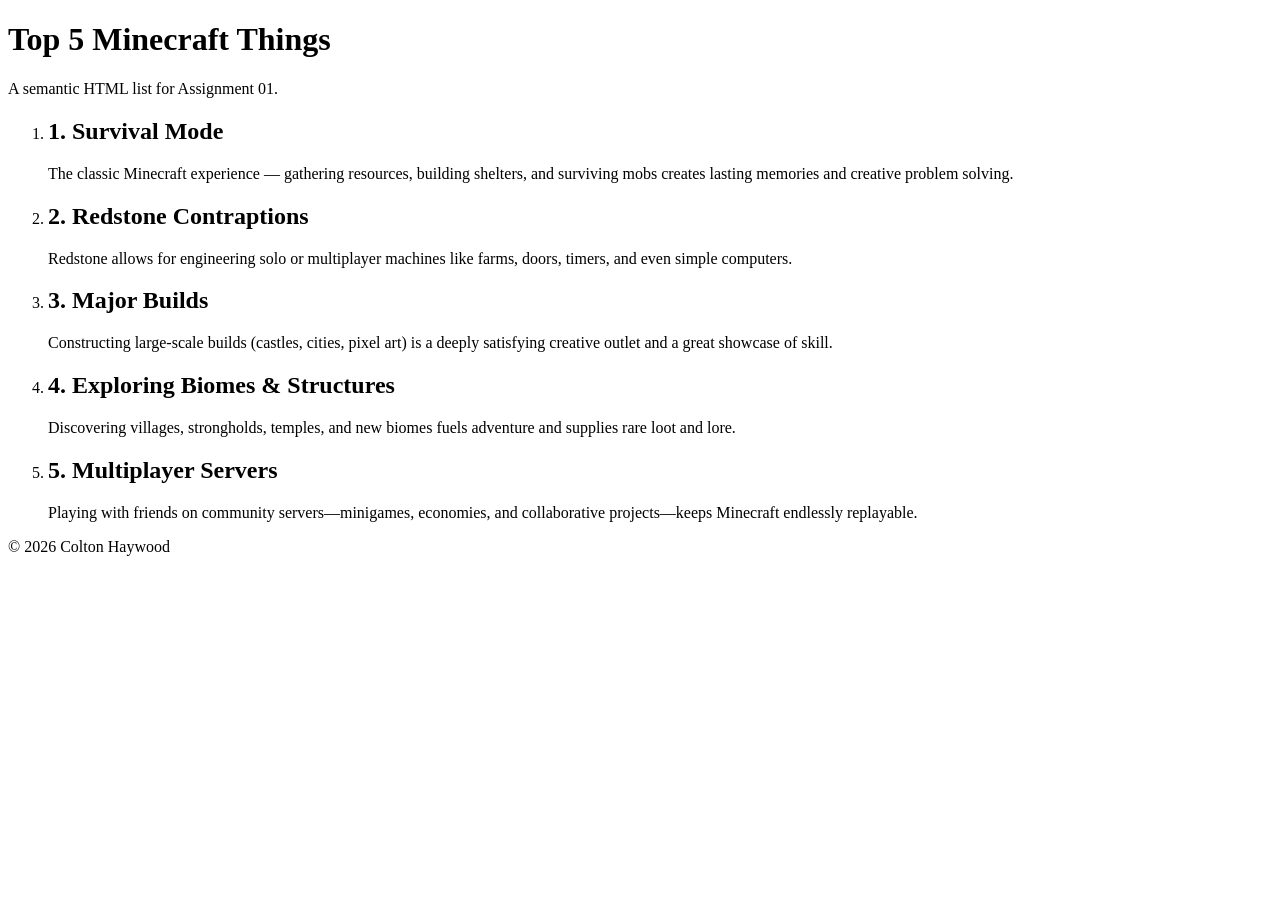
<file: assignment-01/index.html>
<!DOCTYPE html>
<html lang="en">
  <head>
    <meta charset="utf-8" />
    <meta name="viewport" content="width=device-width, initial-scale=1" />
    <title>Assignment 01: Top 5 Minecraft</title>
  </head>
  <body>
    <header>
      <h1>Top 5 Minecraft Things</h1>
      <p>A semantic HTML list for Assignment 01.</p>
    </header>

    <main>
      <ol>
        <li>
          <h2>1. Survival Mode</h2>
          <p>
            The classic Minecraft experience — gathering resources, building
            shelters, and surviving mobs creates lasting memories and creative
            problem solving.
          </p>
        </li>

        <li>
          <h2>2. Redstone Contraptions</h2>
          <p>
            Redstone allows for engineering solo or multiplayer machines like
            farms, doors, timers, and even simple computers.
          </p>
        </li>

        <li>
          <h2>3. Major Builds</h2>
          <p>
            Constructing large-scale builds (castles, cities, pixel art) is a
            deeply satisfying creative outlet and a great showcase of skill.
          </p>
        </li>

        <li>
          <h2>4. Exploring Biomes & Structures</h2>
          <p>
            Discovering villages, strongholds, temples, and new biomes fuels
            adventure and supplies rare loot and lore.
          </p>
        </li>

        <li>
          <h2>5. Multiplayer Servers</h2>
          <p>
            Playing with friends on community servers—minigames, economies, and
            collaborative projects—keeps Minecraft endlessly replayable.
          </p>
        </li>
      </ol>
    </main>

    <footer>
      <p>&copy; 2026 Colton Haywood</p>
    </footer>
  </body>
</html>
</file>
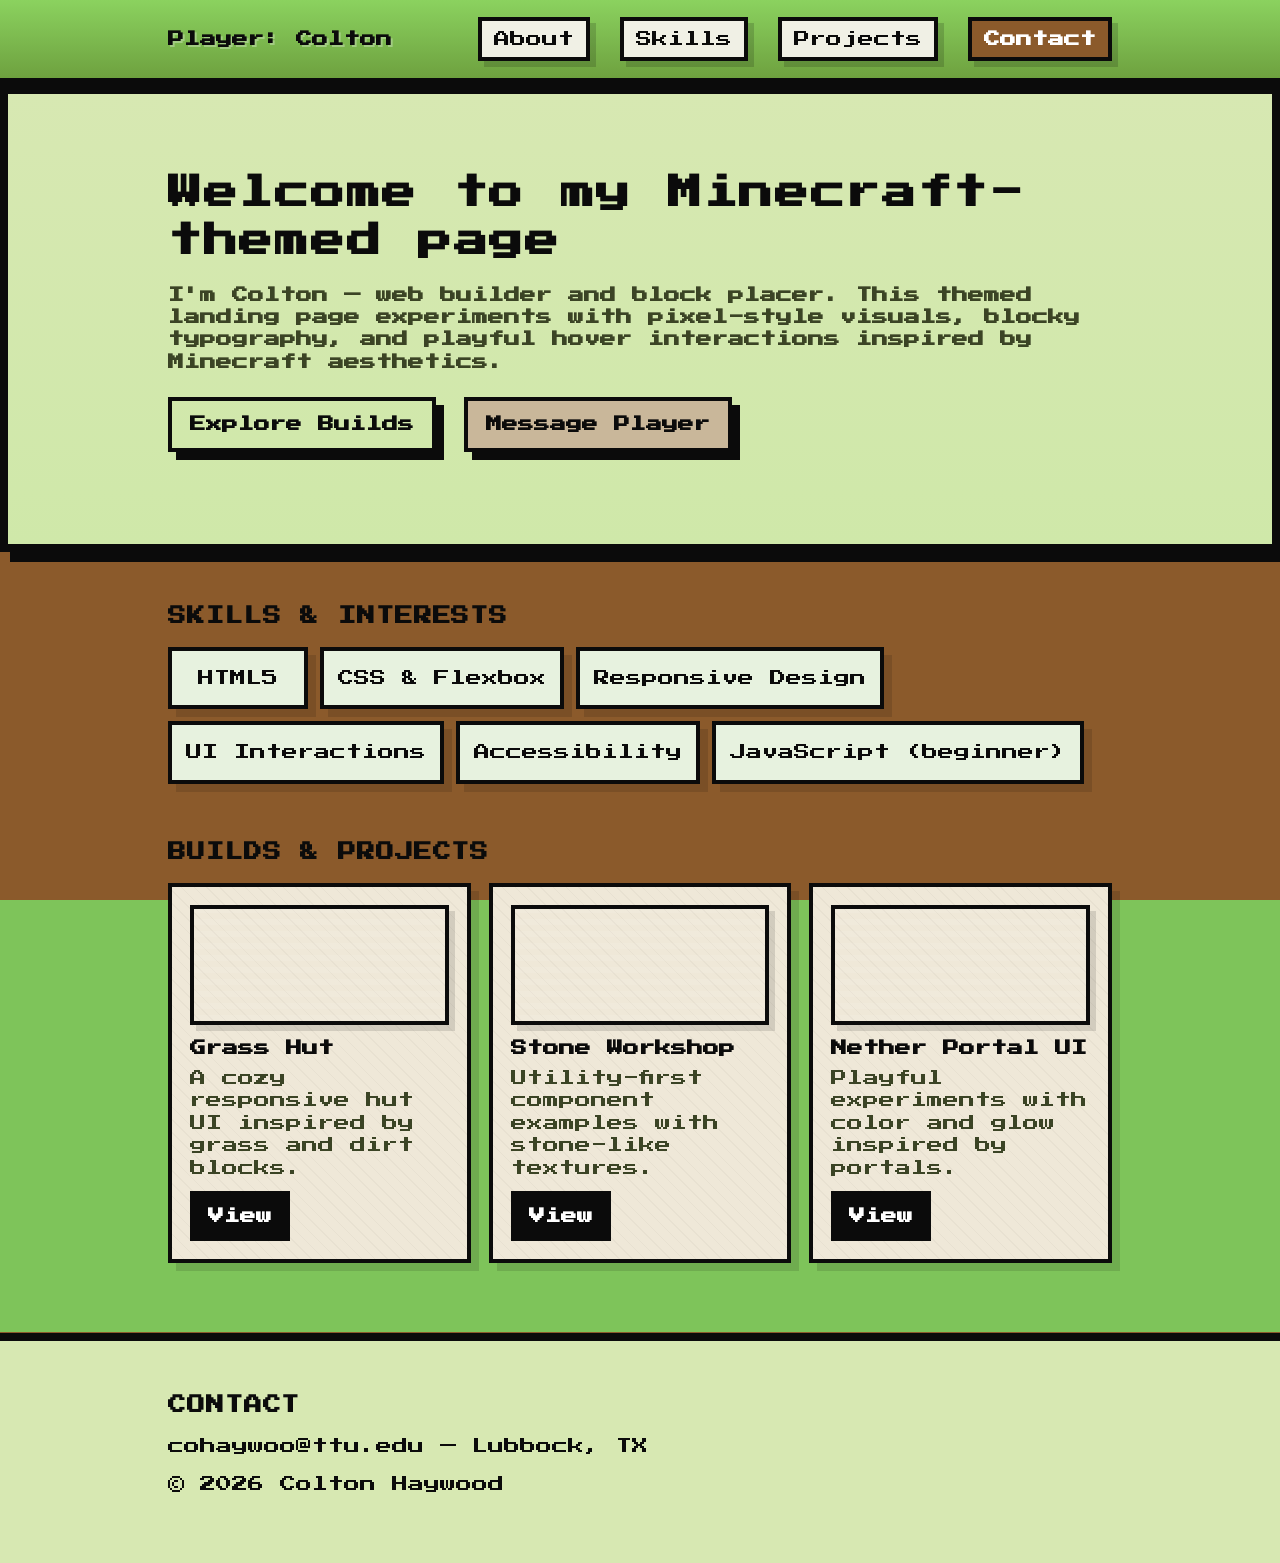
<file: project-01/index.html>
<!DOCTYPE html>
<html lang="en">
  <head>
    <meta charset="utf-8" />
    <meta name="viewport" content="width=device-width, initial-scale=1" />
    <title>Colton Haywood — Minecraft Landing Page</title>
    <link rel="stylesheet" href="style.css" />
  </head>
  <body>
    <header class="site-header">
      <div class="inner">
        <h1 class="site-title">Player: Colton</h1>
        <nav class="site-nav" aria-label="Primary">
          <a href="#about">About</a>
          <a href="#skills">Skills</a>
          <a href="#projects">Projects</a>
          <a href="#contact" class="cta">Contact</a>
        </nav>
      </div>
    </header>

    <main>
      <section id="about" class="hero">
        <div class="inner">
          <h2>Welcome to my Minecraft-themed page</h2>
          <p>
            I'm Colton — web builder and block placer. This themed landing page
            experiments with pixel-style visuals, blocky typography, and playful
            hover interactions inspired by Minecraft aesthetics.
          </p>
          <p class="lead-actions">
            <a href="#projects" class="btn">Explore Builds</a>
            <a href="#contact" class="btn ghost">Message Player</a>
          </p>
        </div>
      </section>

      <section id="skills" class="skills">
        <div class="inner">
          <h3>Skills & Interests</h3>
          <div class="skill-list">
            <div class="skill">HTML5</div>
            <div class="skill">CSS & Flexbox</div>
            <div class="skill">Responsive Design</div>
            <div class="skill">UI Interactions</div>
            <div class="skill">Accessibility</div>
            <div class="skill">JavaScript (beginner)</div>
          </div>
        </div>
      </section>

      <section id="projects" class="projects">
        <div class="inner">
          <h3>Builds & Projects</h3>
          <div class="project-grid">
            <article class="project-card">
              <div class="thumb" aria-hidden="true"></div>
              <h4>Grass Hut</h4>
              <p>A cozy responsive hut UI inspired by grass and dirt blocks.</p>
              <a class="project-link" href="#">View</a>
            </article>

            <article class="project-card">
              <div class="thumb" aria-hidden="true"></div>
              <h4>Stone Workshop</h4>
              <p>Utility-first component examples with stone-like textures.</p>
              <a class="project-link" href="#">View</a>
            </article>

            <article class="project-card">
              <div class="thumb" aria-hidden="true"></div>
              <h4>Nether Portal UI</h4>
              <p>Playful experiments with color and glow inspired by portals.</p>
              <a class="project-link" href="#">View</a>
            </article>
          </div>
        </div>
      </section>
    </main>

    <footer id="contact" class="site-footer">
      <div class="inner">
        <h4>Contact</h4>
        <p>
          <a href="mailto:cohaywoo@ttu.edu" class="contact-link">cohaywoo@ttu.edu</a>
          — Lubbock, TX
        </p>
        <p class="small">© 2026 Colton Haywood</p>
      </div>
    </footer>
  </body>
</html>
</file>
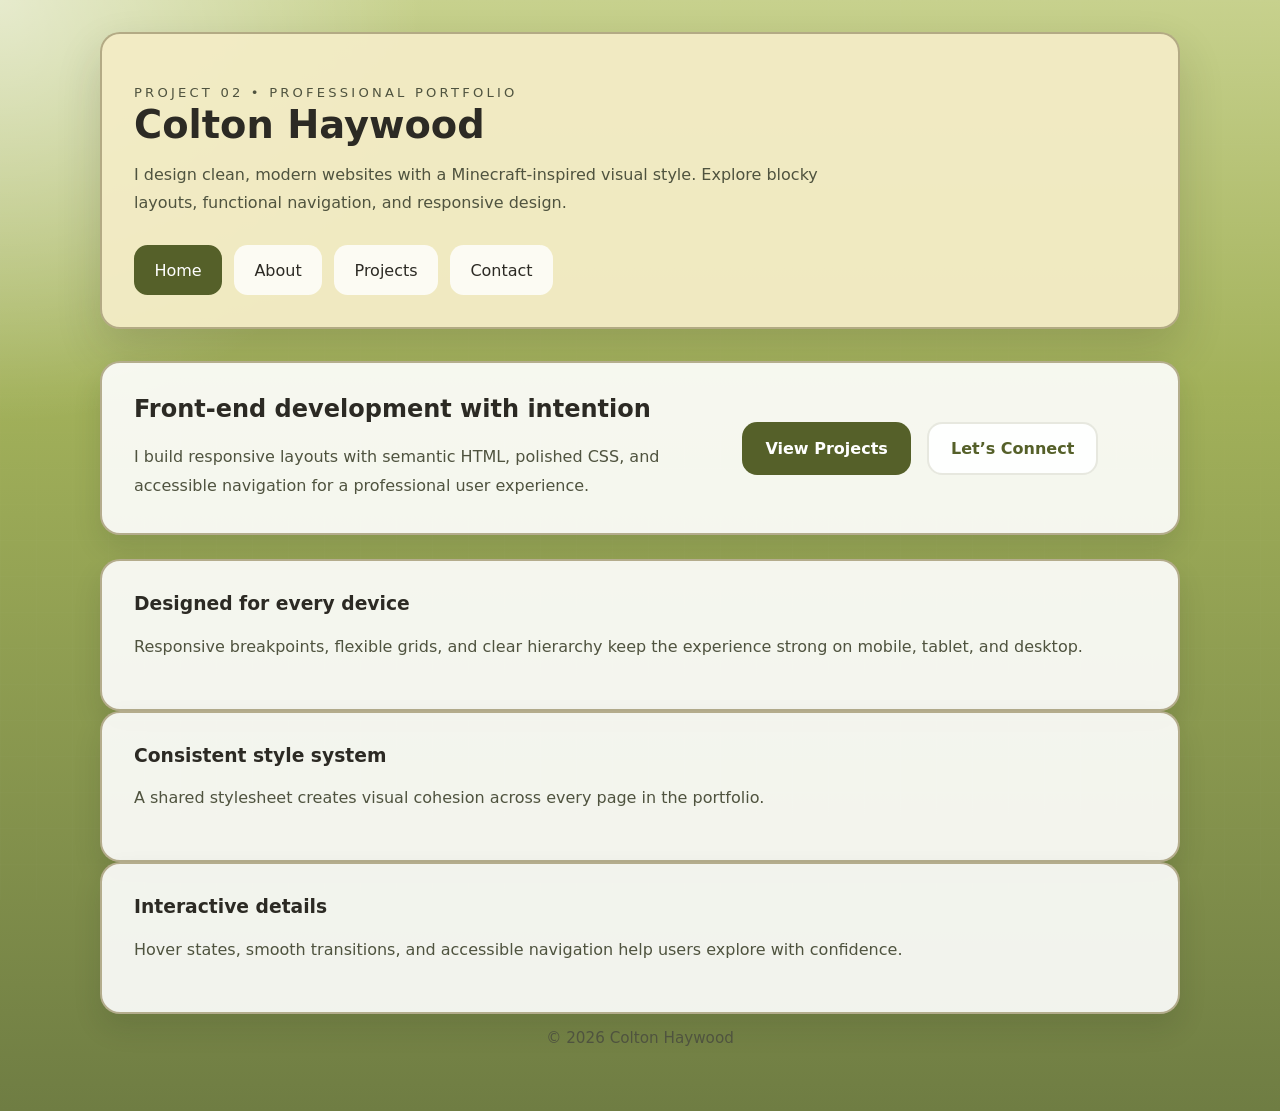
<file: project-02/index.html>
<!DOCTYPE html>
<html lang="en">
  <head>
    <meta charset="UTF-8" />
    <meta name="viewport" content="width=device-width, initial-scale=1.0" />
    <title>Colton Haywood | Portfolio</title>
    <link rel="stylesheet" href="style.css" />
  </head>
  <body>
    <div class="page-shell">
      <header class="page-header">
        <p class="eyebrow">Project 02 • Professional Portfolio</p>
        <h1>Colton Haywood</h1>
        <p class="intro">
          I design clean, modern websites with a Minecraft-inspired visual style.
          Explore blocky layouts, functional navigation, and responsive design.
        </p>
        <nav class="site-nav" aria-label="Main navigation">
          <a class="active" href="index.html">Home</a>
          <a href="about.html">About</a>
          <a href="projects.html">Projects</a>
          <a href="contact.html">Contact</a>
        </nav>
      </header>

      <main>
        <section class="hero-panel">
          <div>
            <h2>Front-end development with intention</h2>
            <p>
              I build responsive layouts with semantic HTML, polished CSS,
              and accessible navigation for a professional user experience.
            </p>
          </div>
          <div class="hero-actions">
            <a class="button" href="projects.html">View Projects</a>
            <a class="button outline" href="contact.html">Let’s Connect</a>
          </div>
        </section>

        <section class="section-grid">
          <article class="feature-card">
            <h3>Designed for every device</h3>
            <p>
              Responsive breakpoints, flexible grids, and clear hierarchy keep
              the experience strong on mobile, tablet, and desktop.
            </p>
          </article>
          <article class="feature-card">
            <h3>Consistent style system</h3>
            <p>
              A shared stylesheet creates visual cohesion across every page in
              the portfolio.
            </p>
          </article>
          <article class="feature-card">
            <h3>Interactive details</h3>
            <p>
              Hover states, smooth transitions, and accessible navigation help
              users explore with confidence.
            </p>
          </article>
        </section>
      </main>

      <footer class="site-footer">
        <p>&copy; 2026 Colton Haywood</p>
      </footer>
    </div>
  </body>
</html>
</file>
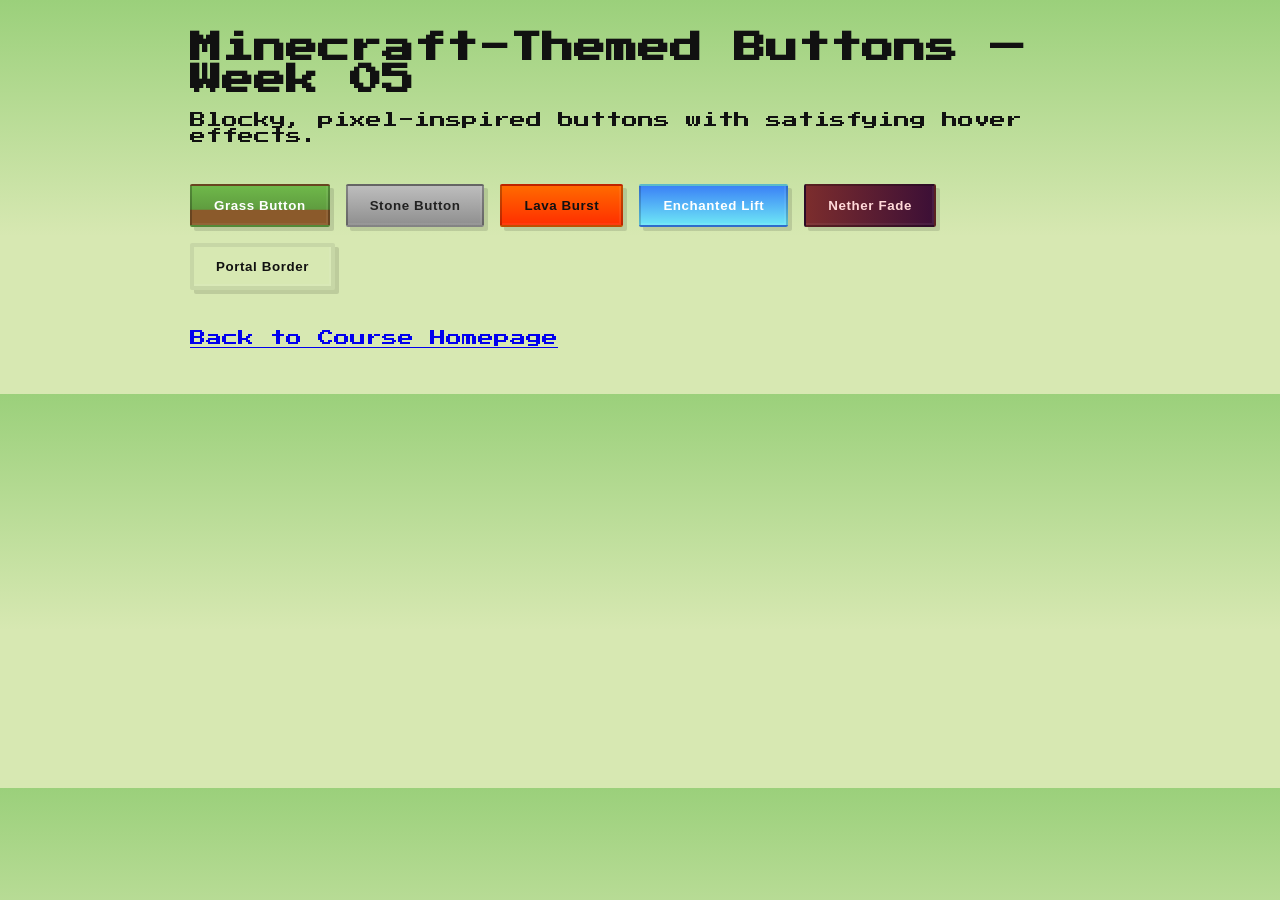
<file: week-05-exercise-01/index.html>
<!DOCTYPE html>
<html lang="en">
  <head>
    <meta charset="utf-8" />
    <meta name="viewport" content="width=device-width, initial-scale=1" />
    <title>Week 05 Exercise 01 — Interactive Buttons</title>
    <link rel="stylesheet" href="style.css" />
  </head>
  <body>
    <div class="page">
      <header>
        <h1>Minecraft-Themed Buttons — Week 05</h1>
        <p>Blocky, pixel-inspired buttons with satisfying hover effects.</p>
      </header>

      <main>
        <section class="buttons">
          <!-- Two sample buttons (now themed) -->
          <button class="btn button-01" type="button">Grass Button</button>
          <button class="btn button-02" type="button">Stone Button</button>

          <!-- New button variations (Minecraft themed) -->
          <button class="btn button-03" type="button">Lava Burst</button>
          <button class="btn button-04" type="button">Enchanted Lift</button>
          <button class="btn button-05" type="button">Nether Fade</button>
          <button class="btn button-06" type="button">Portal Border</button>
        </section>
      </main>

      <footer>
        <p><a href="../">Back to Course Homepage</a></p>
      </footer>
    </div>
  </body>
</html>
</file>
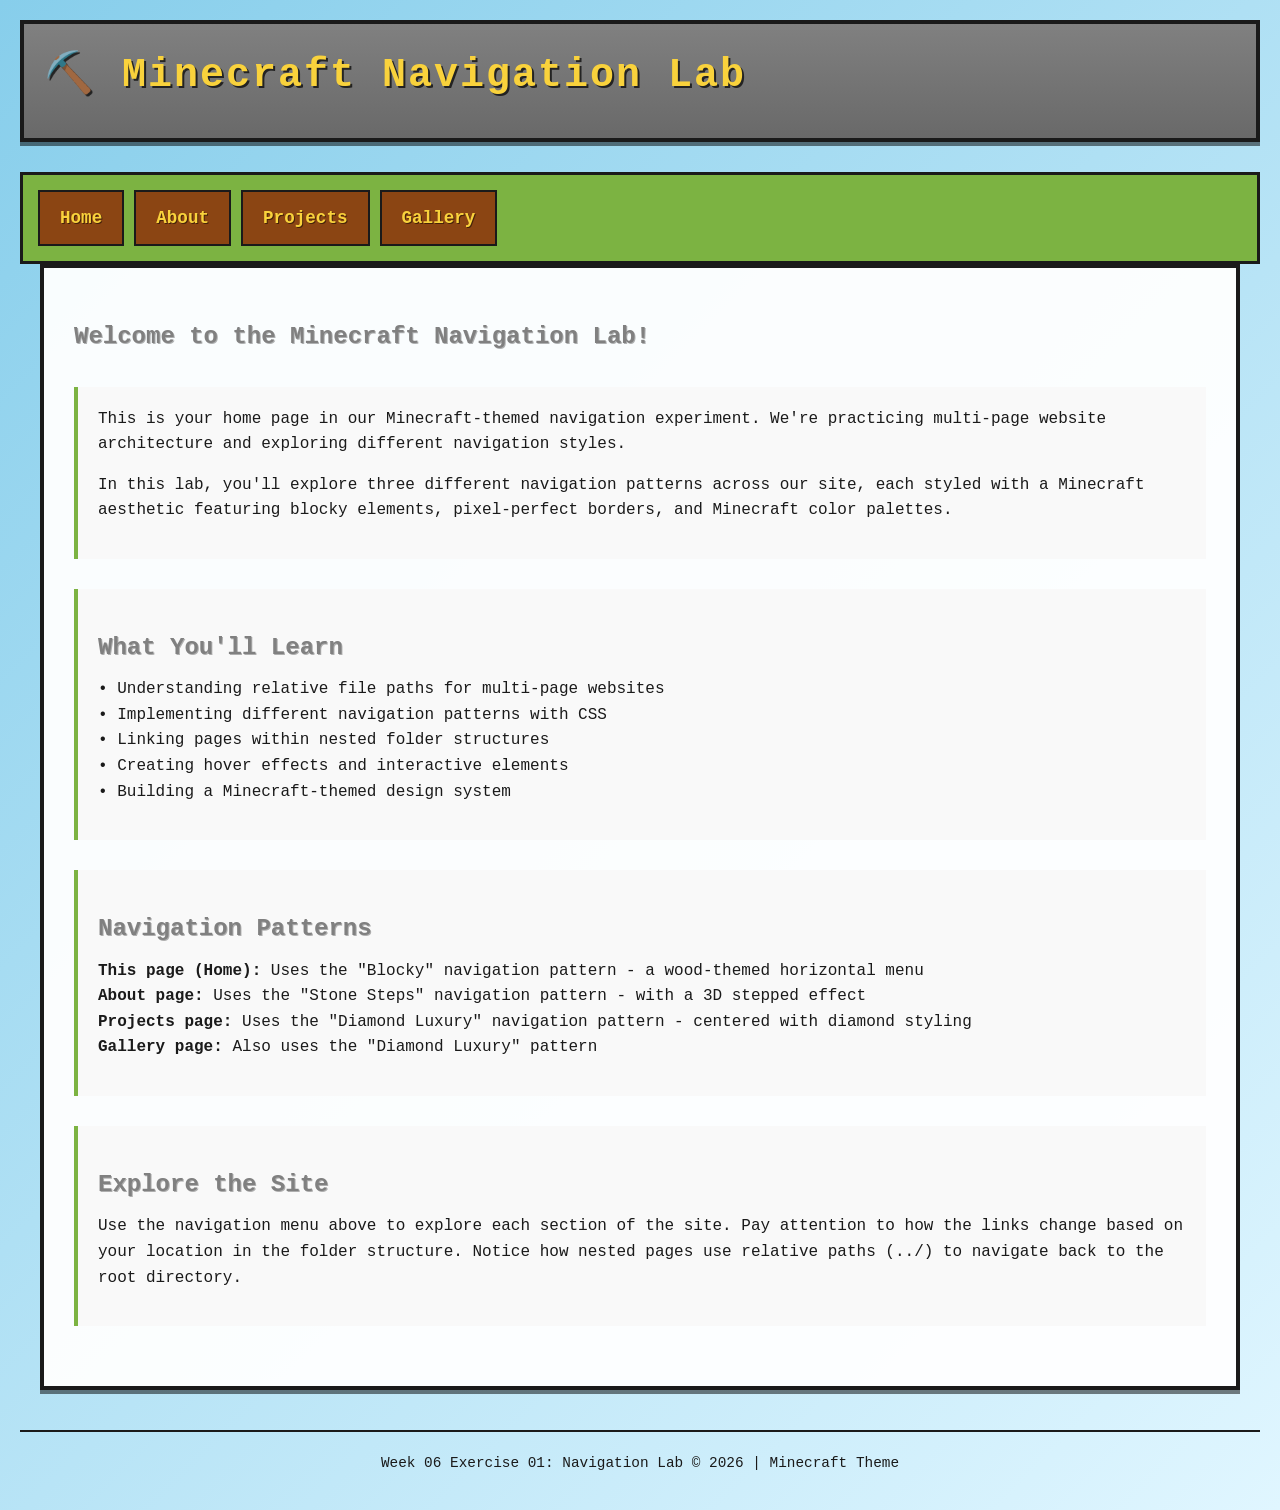
<file: week-06-exercise-01/index.html>
<!DOCTYPE html>
<html lang="en">
<head>
  <meta charset="UTF-8">
  <meta name="viewport" content="width=device-width, initial-scale=1.0">
  <title>Minecraft Navigation Lab - Home</title>
  <link rel="stylesheet" href="css/style.css">
</head>
<body>
  <header>
    <h1>⛏️ Minecraft Navigation Lab</h1>
  </header>

  <nav class="nav-blocky">
    <a href="index.html">Home</a>
    <a href="about.html">About</a>
    <a href="projects/">Projects</a>
    <a href="gallery/">Gallery</a>
  </nav>

  <main>
    <h2>Welcome to the Minecraft Navigation Lab!</h2>
    
    <section>
      <p>This is your home page in our Minecraft-themed navigation experiment. We're practicing multi-page website architecture and exploring different navigation styles.</p>
      <p>In this lab, you'll explore three different navigation patterns across our site, each styled with a Minecraft aesthetic featuring blocky elements, pixel-perfect borders, and Minecraft color palettes.</p>
    </section>

    <section>
      <h2>What You'll Learn</h2>
      <p>
        • Understanding relative file paths for multi-page websites<br>
        • Implementing different navigation patterns with CSS<br>
        • Linking pages within nested folder structures<br>
        • Creating hover effects and interactive elements<br>
        • Building a Minecraft-themed design system
      </p>
    </section>

    <section>
      <h2>Navigation Patterns</h2>
      <p>
        <strong>This page (Home):</strong> Uses the "Blocky" navigation pattern - a wood-themed horizontal menu<br>
        <strong>About page:</strong> Uses the "Stone Steps" navigation pattern - with a 3D stepped effect<br>
        <strong>Projects page:</strong> Uses the "Diamond Luxury" navigation pattern - centered with diamond styling<br>
        <strong>Gallery page:</strong> Also uses the "Diamond Luxury" pattern
      </p>
    </section>

    <section>
      <h2>Explore the Site</h2>
      <p>Use the navigation menu above to explore each section of the site. Pay attention to how the links change based on your location in the folder structure. Notice how nested pages use relative paths (../) to navigate back to the root directory.</p>
    </section>
  </main>

  <footer>
    <p>Week 06 Exercise 01: Navigation Lab &copy; 2026 | Minecraft Theme</p>
  </footer>
</body>
</html>
</file>
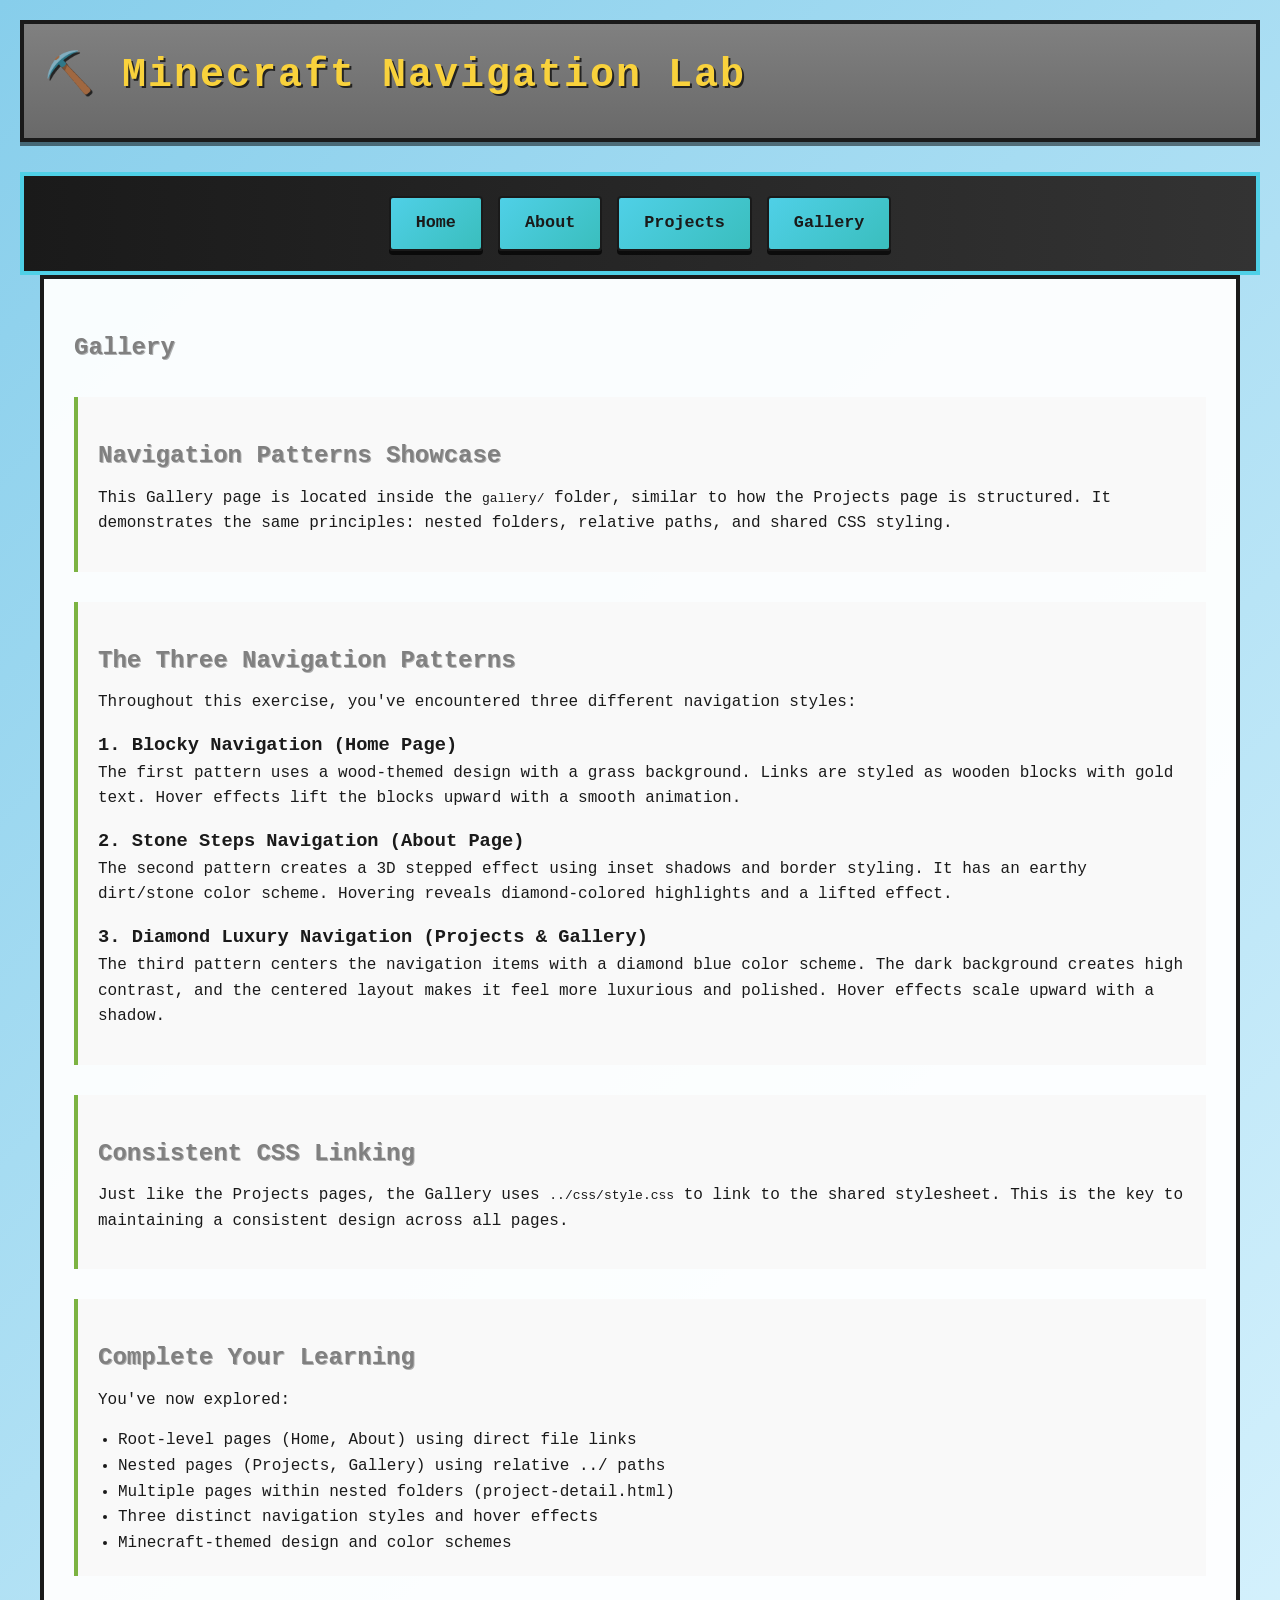
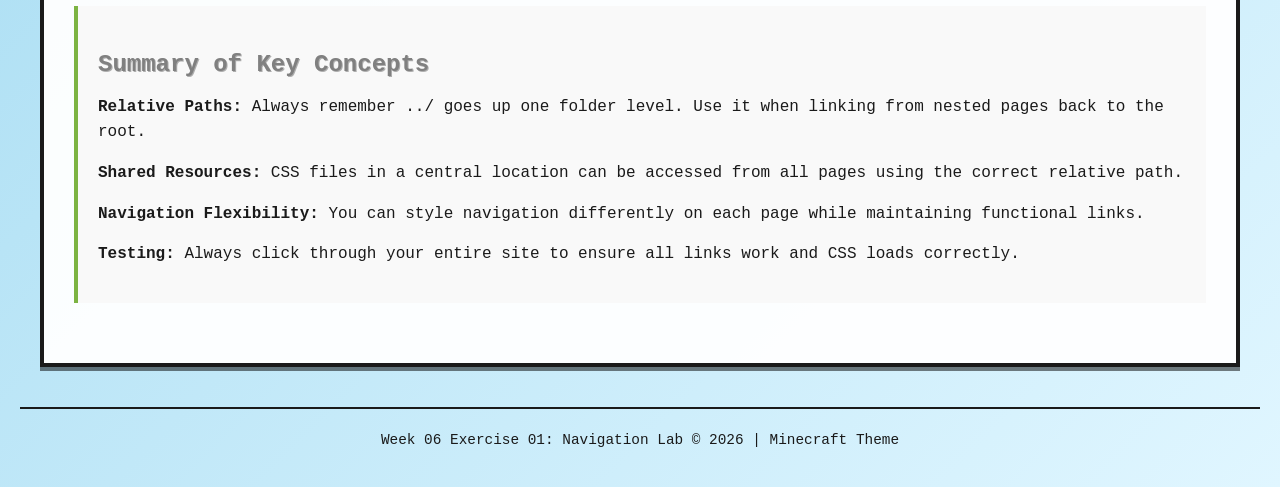
<file: week-06-exercise-01/gallery/index.html>
<!DOCTYPE html>
<html lang="en">
<head>
  <meta charset="UTF-8">
  <meta name="viewport" content="width=device-width, initial-scale=1.0">
  <title>Minecraft Navigation Lab - Gallery</title>
  <link rel="stylesheet" href="../css/style.css">
</head>
<body>
  <header>
    <h1>⛏️ Minecraft Navigation Lab</h1>
  </header>

  <nav class="nav-diamond">
    <a href="../index.html">Home</a>
    <a href="../about.html">About</a>
    <a href="../projects/">Projects</a>
    <a href="index.html">Gallery</a>
  </nav>

  <main>
    <h2>Gallery</h2>
    
    <section>
      <h2>Navigation Patterns Showcase</h2>
      <p>This Gallery page is located inside the <code>gallery/</code> folder, similar to how the Projects page is structured. It demonstrates the same principles: nested folders, relative paths, and shared CSS styling.</p>
    </section>

    <section>
      <h2>The Three Navigation Patterns</h2>
      <p>Throughout this exercise, you've encountered three different navigation styles:</p>
      
      <h3>1. Blocky Navigation (Home Page)</h3>
      <p>The first pattern uses a wood-themed design with a grass background. Links are styled as wooden blocks with gold text. Hover effects lift the blocks upward with a smooth animation.</p>
      
      <h3>2. Stone Steps Navigation (About Page)</h3>
      <p>The second pattern creates a 3D stepped effect using inset shadows and border styling. It has an earthy dirt/stone color scheme. Hovering reveals diamond-colored highlights and a lifted effect.</p>
      
      <h3>3. Diamond Luxury Navigation (Projects & Gallery)</h3>
      <p>The third pattern centers the navigation items with a diamond blue color scheme. The dark background creates high contrast, and the centered layout makes it feel more luxurious and polished. Hover effects scale upward with a shadow.</p>
    </section>

    <section>
      <h2>Consistent CSS Linking</h2>
      <p>Just like the Projects pages, the Gallery uses <code>../css/style.css</code> to link to the shared stylesheet. This is the key to maintaining a consistent design across all pages.</p>
    </section>

    <section>
      <h2>Complete Your Learning</h2>
      <p>You've now explored:</p>
      <ul style="margin-left: 20px;">
        <li>Root-level pages (Home, About) using direct file links</li>
        <li>Nested pages (Projects, Gallery) using relative ../ paths</li>
        <li>Multiple pages within nested folders (project-detail.html)</li>
        <li>Three distinct navigation styles and hover effects</li>
        <li>Minecraft-themed design and color schemes</li>
      </ul>
    </section>

    <section>
      <h2>Summary of Key Concepts</h2>
      <p><strong>Relative Paths:</strong> Always remember ../ goes up one folder level. Use it when linking from nested pages back to the root.</p>
      <p><strong>Shared Resources:</strong> CSS files in a central location can be accessed from all pages using the correct relative path.</p>
      <p><strong>Navigation Flexibility:</strong> You can style navigation differently on each page while maintaining functional links.</p>
      <p><strong>Testing:</strong> Always click through your entire site to ensure all links work and CSS loads correctly.</p>
    </section>
  </main>

  <footer>
    <p>Week 06 Exercise 01: Navigation Lab &copy; 2026 | Minecraft Theme</p>
  </footer>
</body>
</html>
</file>
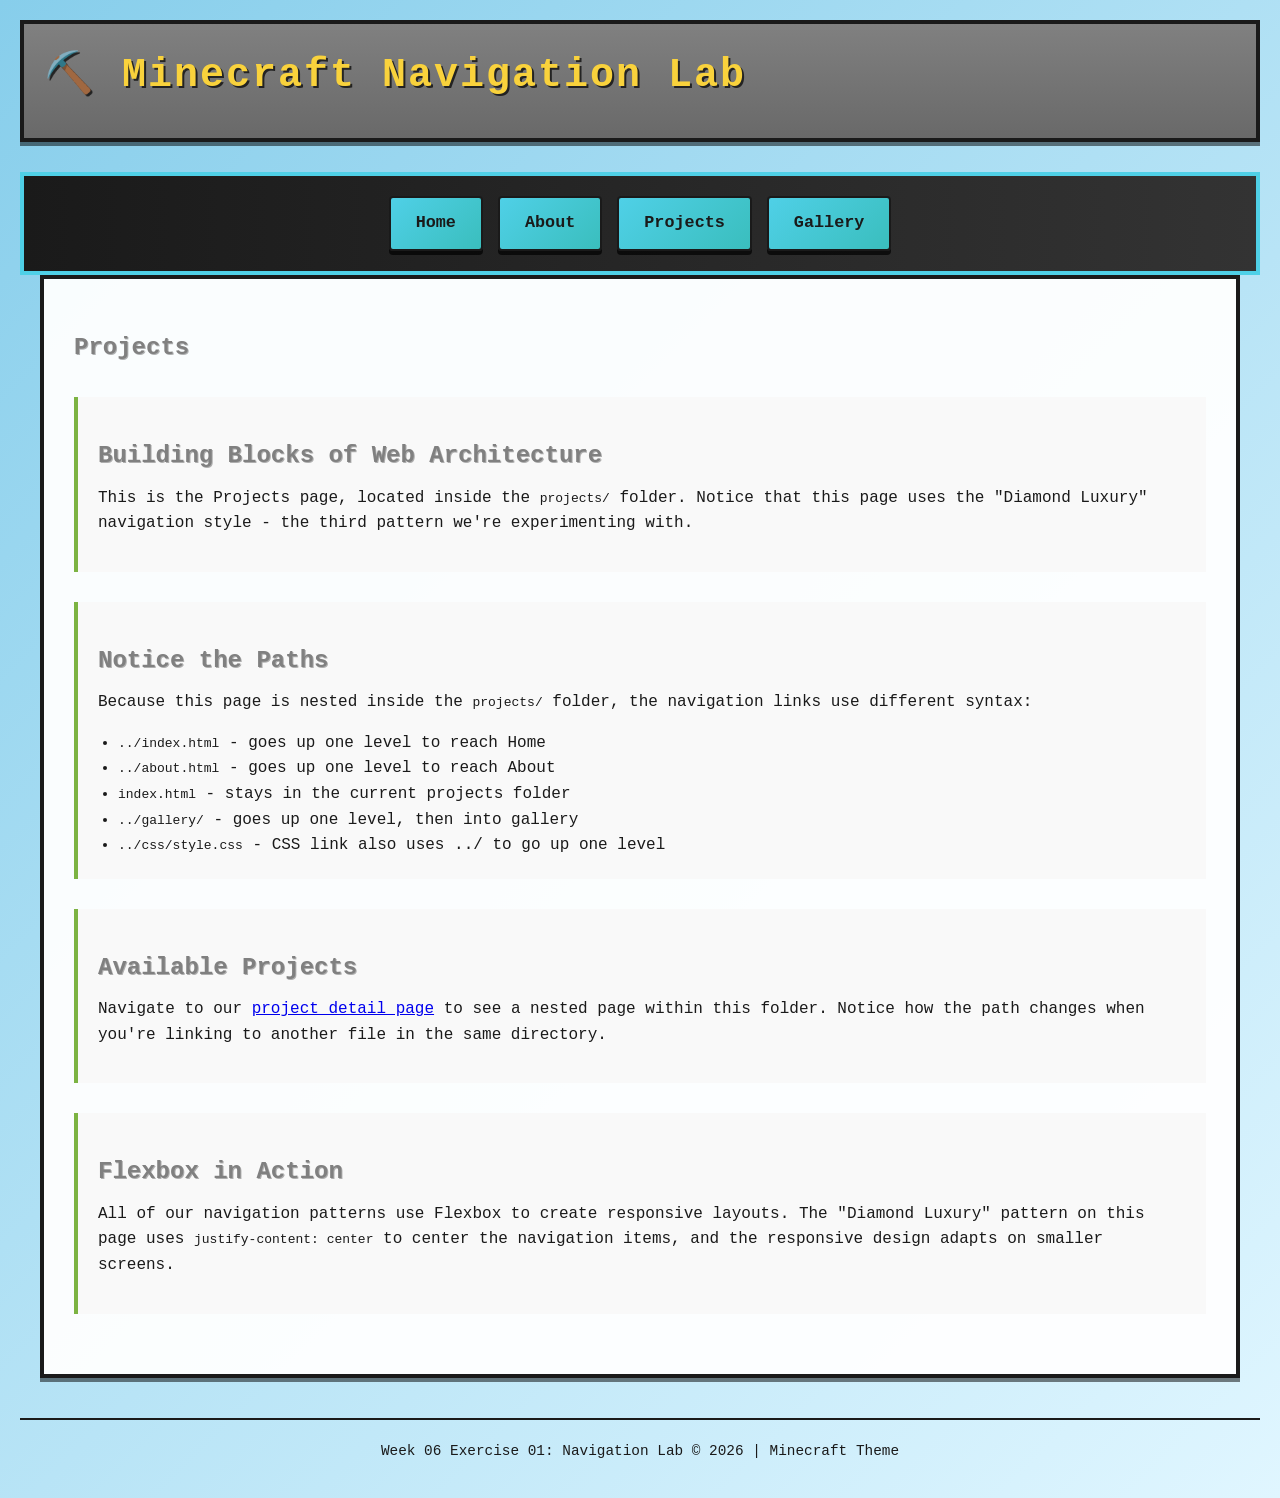
<file: week-06-exercise-01/projects/index.html>
<!DOCTYPE html>
<html lang="en">
<head>
  <meta charset="UTF-8">
  <meta name="viewport" content="width=device-width, initial-scale=1.0">
  <title>Minecraft Navigation Lab - Projects</title>
  <link rel="stylesheet" href="../css/style.css">
</head>
<body>
  <header>
    <h1>⛏️ Minecraft Navigation Lab</h1>
  </header>

  <nav class="nav-diamond">
    <a href="../index.html">Home</a>
    <a href="../about.html">About</a>
    <a href="index.html">Projects</a>
    <a href="../gallery/">Gallery</a>
  </nav>

  <main>
    <h2>Projects</h2>
    
    <section>
      <h2>Building Blocks of Web Architecture</h2>
      <p>This is the Projects page, located inside the <code>projects/</code> folder. Notice that this page uses the "Diamond Luxury" navigation style - the third pattern we're experimenting with.</p>
    </section>

    <section>
      <h2>Notice the Paths</h2>
      <p>Because this page is nested inside the <code>projects/</code> folder, the navigation links use different syntax:</p>
      <ul style="margin-left: 20px;">
        <li><code>../index.html</code> - goes up one level to reach Home</li>
        <li><code>../about.html</code> - goes up one level to reach About</li>
        <li><code>index.html</code> - stays in the current projects folder</li>
        <li><code>../gallery/</code> - goes up one level, then into gallery</li>
        <li><code>../css/style.css</code> - CSS link also uses ../ to go up one level</li>
      </ul>
    </section>

    <section>
      <h2>Available Projects</h2>
      <p>Navigate to our <a href="project-detail.html">project detail page</a> to see a nested page within this folder. Notice how the path changes when you're linking to another file in the same directory.</p>
    </section>

    <section>
      <h2>Flexbox in Action</h2>
      <p>All of our navigation patterns use Flexbox to create responsive layouts. The "Diamond Luxury" pattern on this page uses <code>justify-content: center</code> to center the navigation items, and the responsive design adapts on smaller screens.</p>
    </section>
  </main>

  <footer>
    <p>Week 06 Exercise 01: Navigation Lab &copy; 2026 | Minecraft Theme</p>
  </footer>
</body>
</html>
</file>
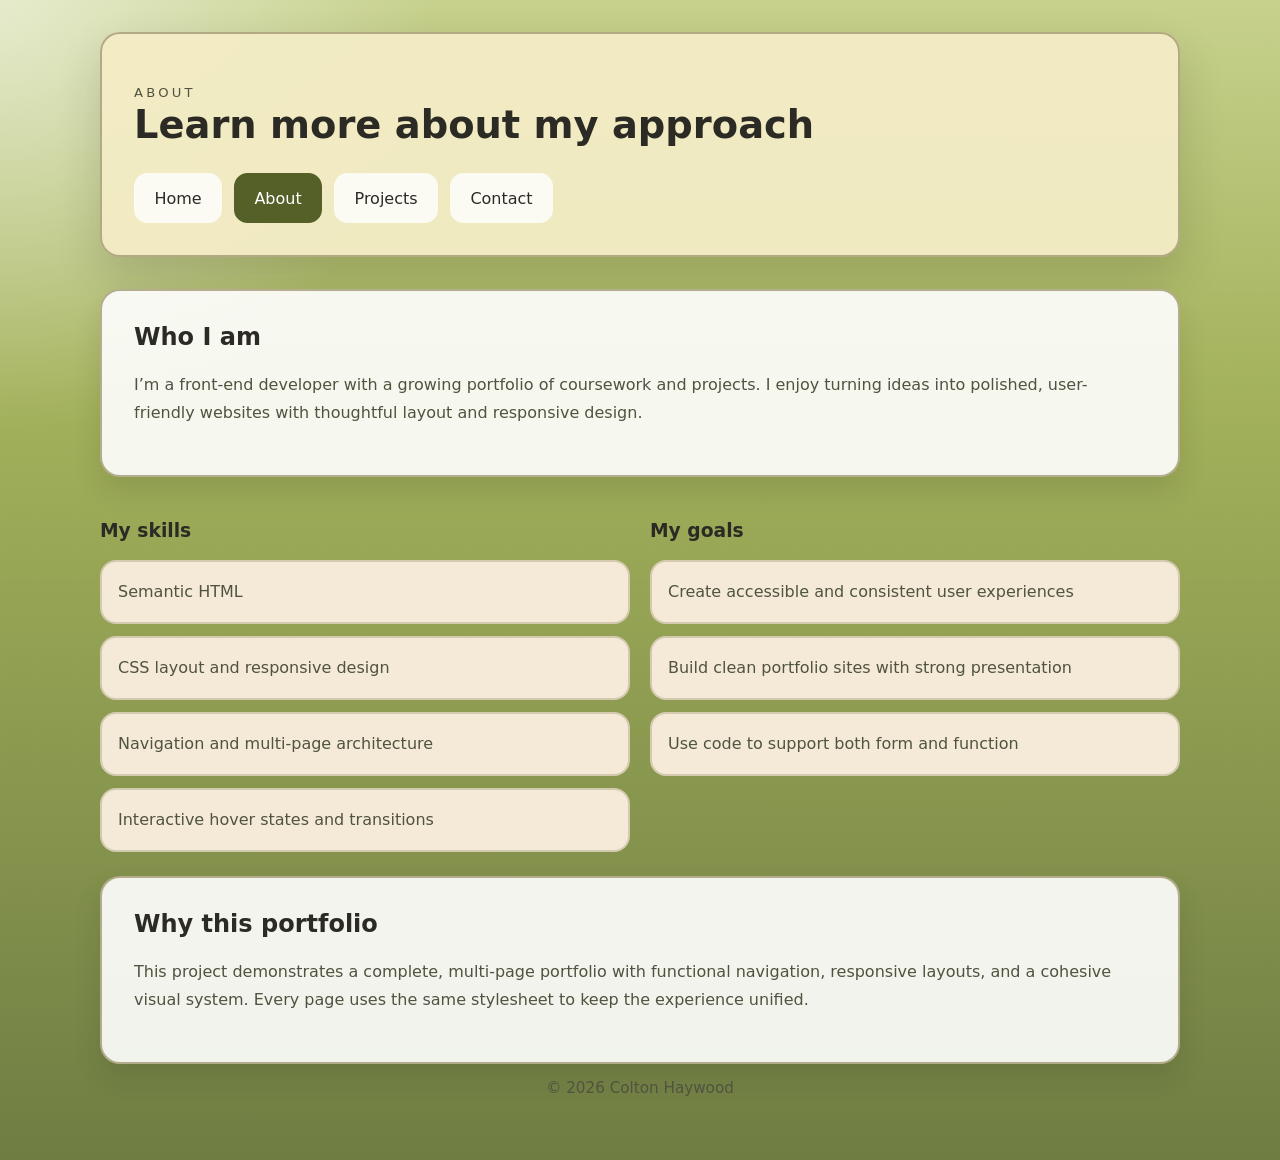
<file: project-02/about.html>
<!DOCTYPE html>
<html lang="en">
  <head>
    <meta charset="UTF-8" />
    <meta name="viewport" content="width=device-width, initial-scale=1.0" />
    <title>About | Colton Haywood</title>
    <link rel="stylesheet" href="style.css" />
  </head>
  <body>
    <div class="page-shell">
      <header class="page-header">
        <p class="eyebrow">About</p>
        <h1>Learn more about my approach</h1>
        <nav class="site-nav" aria-label="Main navigation">
          <a href="index.html">Home</a>
          <a class="active" href="about.html">About</a>
          <a href="projects.html">Projects</a>
          <a href="contact.html">Contact</a>
        </nav>
      </header>

      <main>
        <section class="content-panel">
          <h2>Who I am</h2>
          <p>
            I’m a front-end developer with a growing portfolio of coursework
            and projects. I enjoy turning ideas into polished, user-friendly
            websites with thoughtful layout and responsive design.
          </p>
        </section>

        <section class="two-column">
          <article>
            <h3>My skills</h3>
            <ul>
              <li>Semantic HTML</li>
              <li>CSS layout and responsive design</li>
              <li>Navigation and multi-page architecture</li>
              <li>Interactive hover states and transitions</li>
            </ul>
          </article>

          <article>
            <h3>My goals</h3>
            <ul>
              <li>Create accessible and consistent user experiences</li>
              <li>Build clean portfolio sites with strong presentation</li>
              <li>Use code to support both form and function</li>
            </ul>
          </article>
        </section>

        <section class="content-panel">
          <h2>Why this portfolio</h2>
          <p>
            This project demonstrates a complete, multi-page portfolio with
            functional navigation, responsive layouts, and a cohesive visual
            system. Every page uses the same stylesheet to keep the experience
            unified.
          </p>
        </section>
      </main>

      <footer class="site-footer">
        <p>&copy; 2026 Colton Haywood</p>
      </footer>
    </div>
  </body>
</html>
</file>
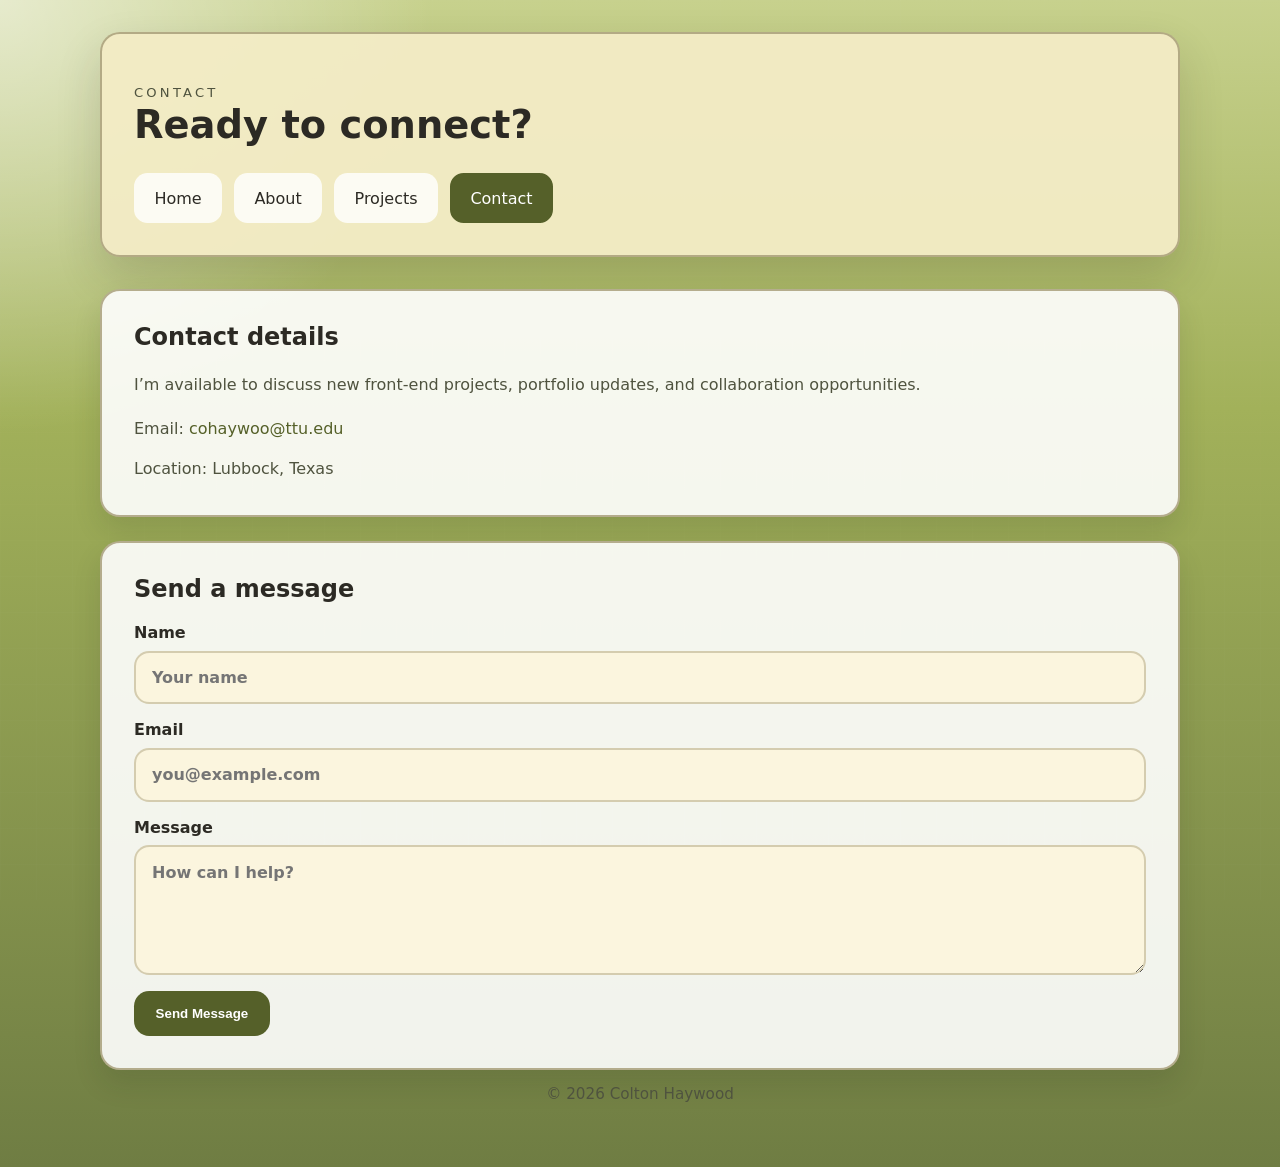
<file: project-02/contact.html>
<!DOCTYPE html>
<html lang="en">
  <head>
    <meta charset="UTF-8" />
    <meta name="viewport" content="width=device-width, initial-scale=1.0" />
    <title>Contact | Colton Haywood</title>
    <link rel="stylesheet" href="style.css" />
  </head>
  <body>
    <div class="page-shell">
      <header class="page-header">
        <p class="eyebrow">Contact</p>
        <h1>Ready to connect?</h1>
        <nav class="site-nav" aria-label="Main navigation">
          <a href="index.html">Home</a>
          <a href="about.html">About</a>
          <a href="projects.html">Projects</a>
          <a class="active" href="contact.html">Contact</a>
        </nav>
      </header>

      <main>
        <section class="content-panel">
          <h2>Contact details</h2>
          <p>
            I’m available to discuss new front-end projects, portfolio updates,
            and collaboration opportunities.
          </p>
          <ul class="contact-list">
            <li>Email: <a href="mailto:cohaywoo@ttu.edu">cohaywoo@ttu.edu</a></li>
            <li>Location: Lubbock, Texas</li>
          </ul>
        </section>

        <section class="content-panel">
          <h2>Send a message</h2>
          <form class="contact-form">
            <label>
              Name
              <input type="text" placeholder="Your name" />
            </label>
            <label>
              Email
              <input type="email" placeholder="you@example.com" />
            </label>
            <label>
              Message
              <textarea rows="5" placeholder="How can I help?"></textarea>
            </label>
            <button type="submit">Send Message</button>
          </form>
        </section>
      </main>

      <footer class="site-footer">
        <p>&copy; 2026 Colton Haywood</p>
      </footer>
    </div>
  </body>
</html>
</file>
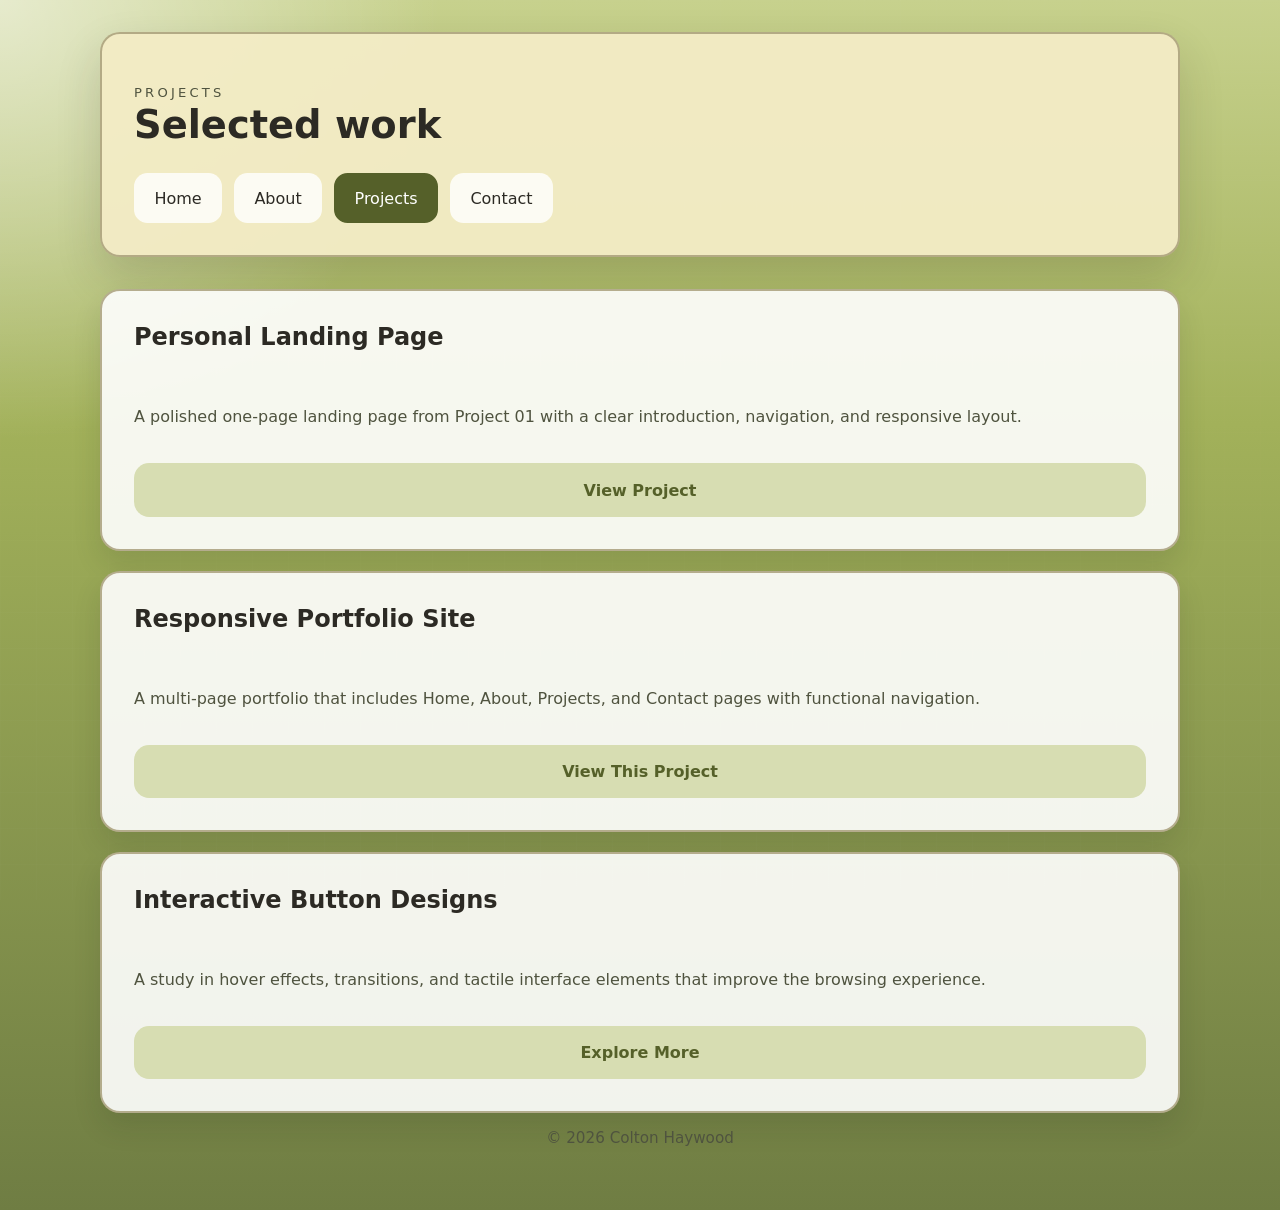
<file: project-02/projects.html>
<!DOCTYPE html>
<html lang="en">
  <head>
    <meta charset="UTF-8" />
    <meta name="viewport" content="width=device-width, initial-scale=1.0" />
    <title>Projects | Colton Haywood</title>
    <link rel="stylesheet" href="style.css" />
  </head>
  <body>
    <div class="page-shell">
      <header class="page-header">
        <p class="eyebrow">Projects</p>
        <h1>Selected work</h1>
        <nav class="site-nav" aria-label="Main navigation">
          <a href="index.html">Home</a>
          <a href="about.html">About</a>
          <a class="active" href="projects.html">Projects</a>
          <a href="contact.html">Contact</a>
        </nav>
      </header>

      <main>
        <section class="project-list">
          <article class="project-card">
            <h2>Personal Landing Page</h2>
            <p>
              A polished one-page landing page from Project 01 with a clear
              introduction, navigation, and responsive layout.
            </p>
            <a class="project-link" href="../project-01/index.html">View Project</a>
          </article>

          <article class="project-card">
            <h2>Responsive Portfolio Site</h2>
            <p>
              A multi-page portfolio that includes Home, About, Projects, and
              Contact pages with functional navigation.
            </p>
            <a class="project-link" href="index.html">View This Project</a>
          </article>

          <article class="project-card">
            <h2>Interactive Button Designs</h2>
            <p>
              A study in hover effects, transitions, and tactile interface
              elements that improve the browsing experience.
            </p>
            <a class="project-link" href="../week-05-exercise-01/index.html">Explore More</a>
          </article>
        </section>
      </main>

      <footer class="site-footer">
        <p>&copy; 2026 Colton Haywood</p>
      </footer>
    </div>
  </body>
</html>
</file>
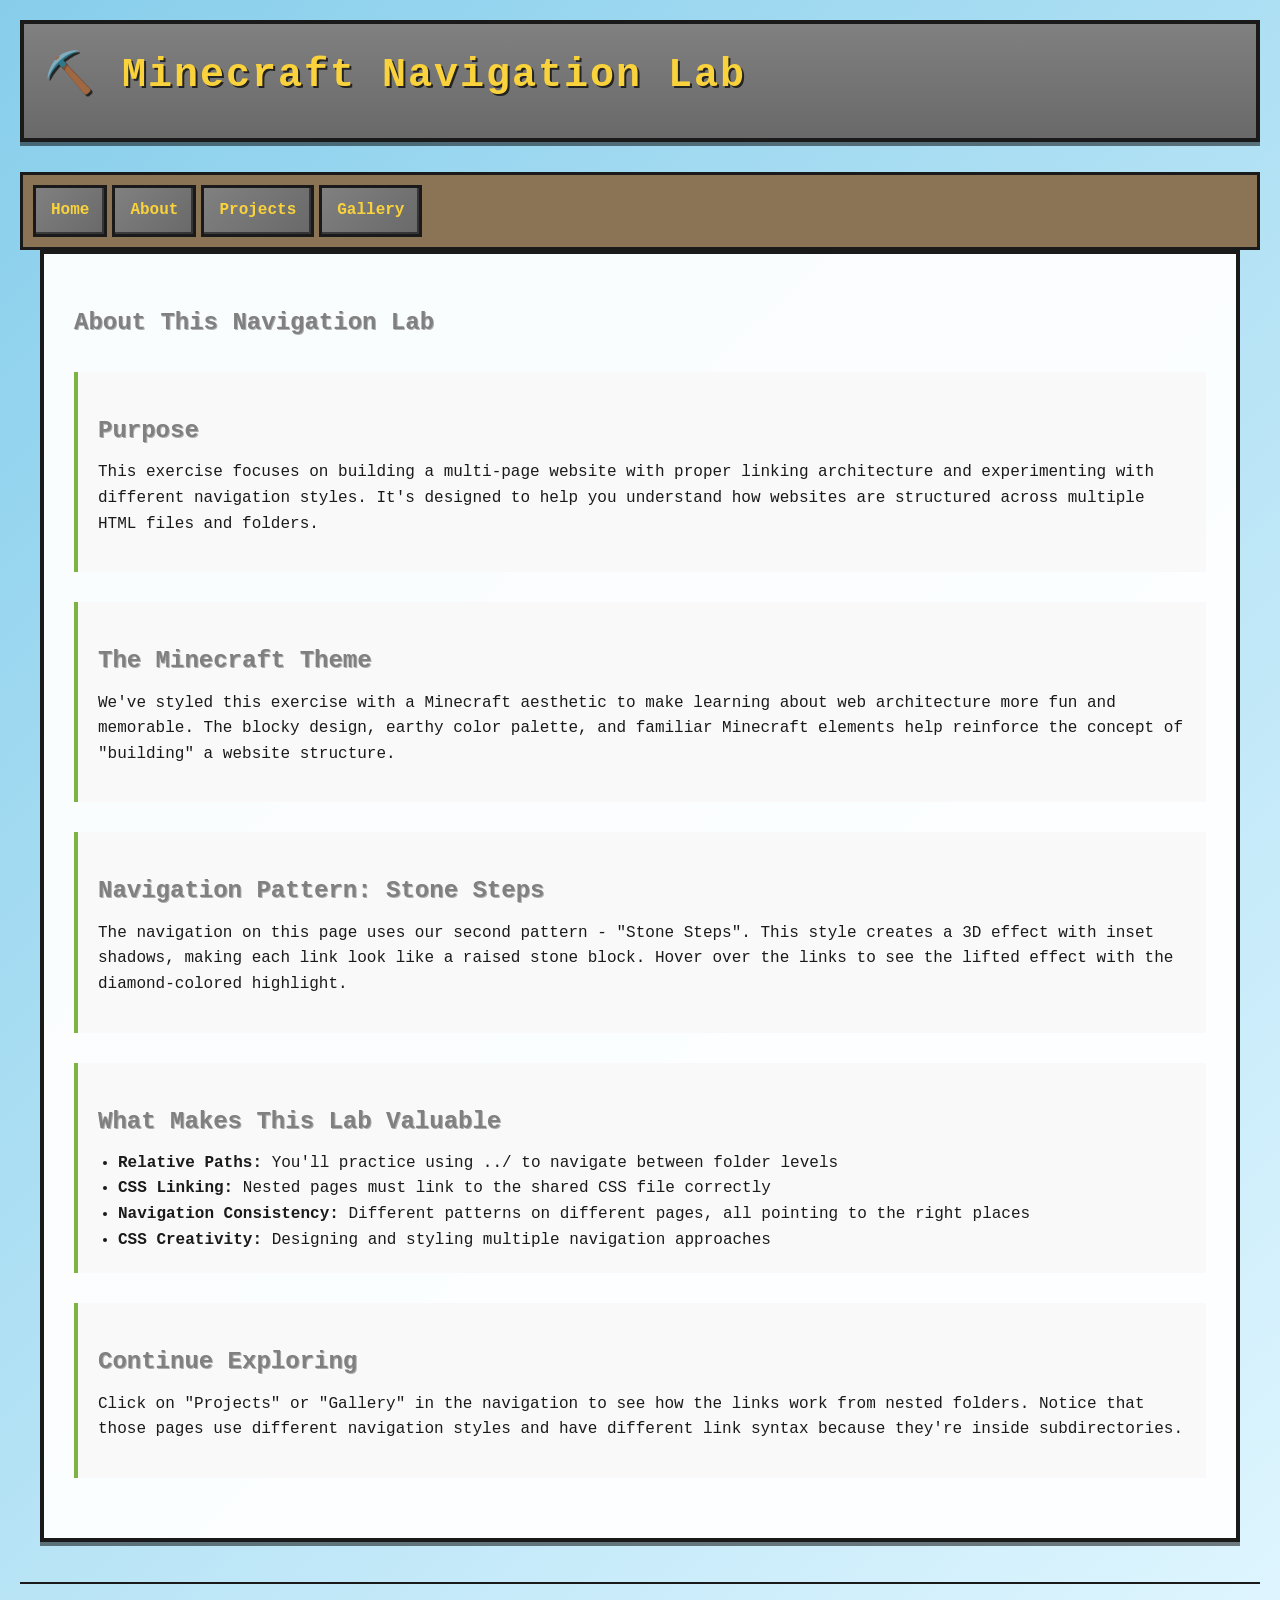
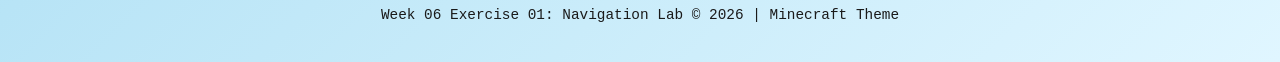
<file: week-06-exercise-01/about.html>
<!DOCTYPE html>
<html lang="en">
<head>
  <meta charset="UTF-8">
  <meta name="viewport" content="width=device-width, initial-scale=1.0">
  <title>Minecraft Navigation Lab - About</title>
  <link rel="stylesheet" href="css/style.css">
</head>
<body>
  <header>
    <h1>⛏️ Minecraft Navigation Lab</h1>
  </header>

  <nav class="nav-steps">
    <a href="index.html">Home</a>
    <a href="about.html">About</a>
    <a href="projects/">Projects</a>
    <a href="gallery/">Gallery</a>
  </nav>

  <main>
    <h2>About This Navigation Lab</h2>
    
    <section>
      <h2>Purpose</h2>
      <p>This exercise focuses on building a multi-page website with proper linking architecture and experimenting with different navigation styles. It's designed to help you understand how websites are structured across multiple HTML files and folders.</p>
    </section>

    <section>
      <h2>The Minecraft Theme</h2>
      <p>We've styled this exercise with a Minecraft aesthetic to make learning about web architecture more fun and memorable. The blocky design, earthy color palette, and familiar Minecraft elements help reinforce the concept of "building" a website structure.</p>
    </section>

    <section>
      <h2>Navigation Pattern: Stone Steps</h2>
      <p>The navigation on this page uses our second pattern - "Stone Steps". This style creates a 3D effect with inset shadows, making each link look like a raised stone block. Hover over the links to see the lifted effect with the diamond-colored highlight.</p>
    </section>

    <section>
      <h2>What Makes This Lab Valuable</h2>
      <ul style="margin-left: 20px;">
        <li><strong>Relative Paths:</strong> You'll practice using ../ to navigate between folder levels</li>
        <li><strong>CSS Linking:</strong> Nested pages must link to the shared CSS file correctly</li>
        <li><strong>Navigation Consistency:</strong> Different patterns on different pages, all pointing to the right places</li>
        <li><strong>CSS Creativity:</strong> Designing and styling multiple navigation approaches</li>
      </ul>
    </section>

    <section>
      <h2>Continue Exploring</h2>
      <p>Click on "Projects" or "Gallery" in the navigation to see how the links work from nested folders. Notice that those pages use different navigation styles and have different link syntax because they're inside subdirectories.</p>
    </section>
  </main>

  <footer>
    <p>Week 06 Exercise 01: Navigation Lab &copy; 2026 | Minecraft Theme</p>
  </footer>
</body>
</html>
</file>
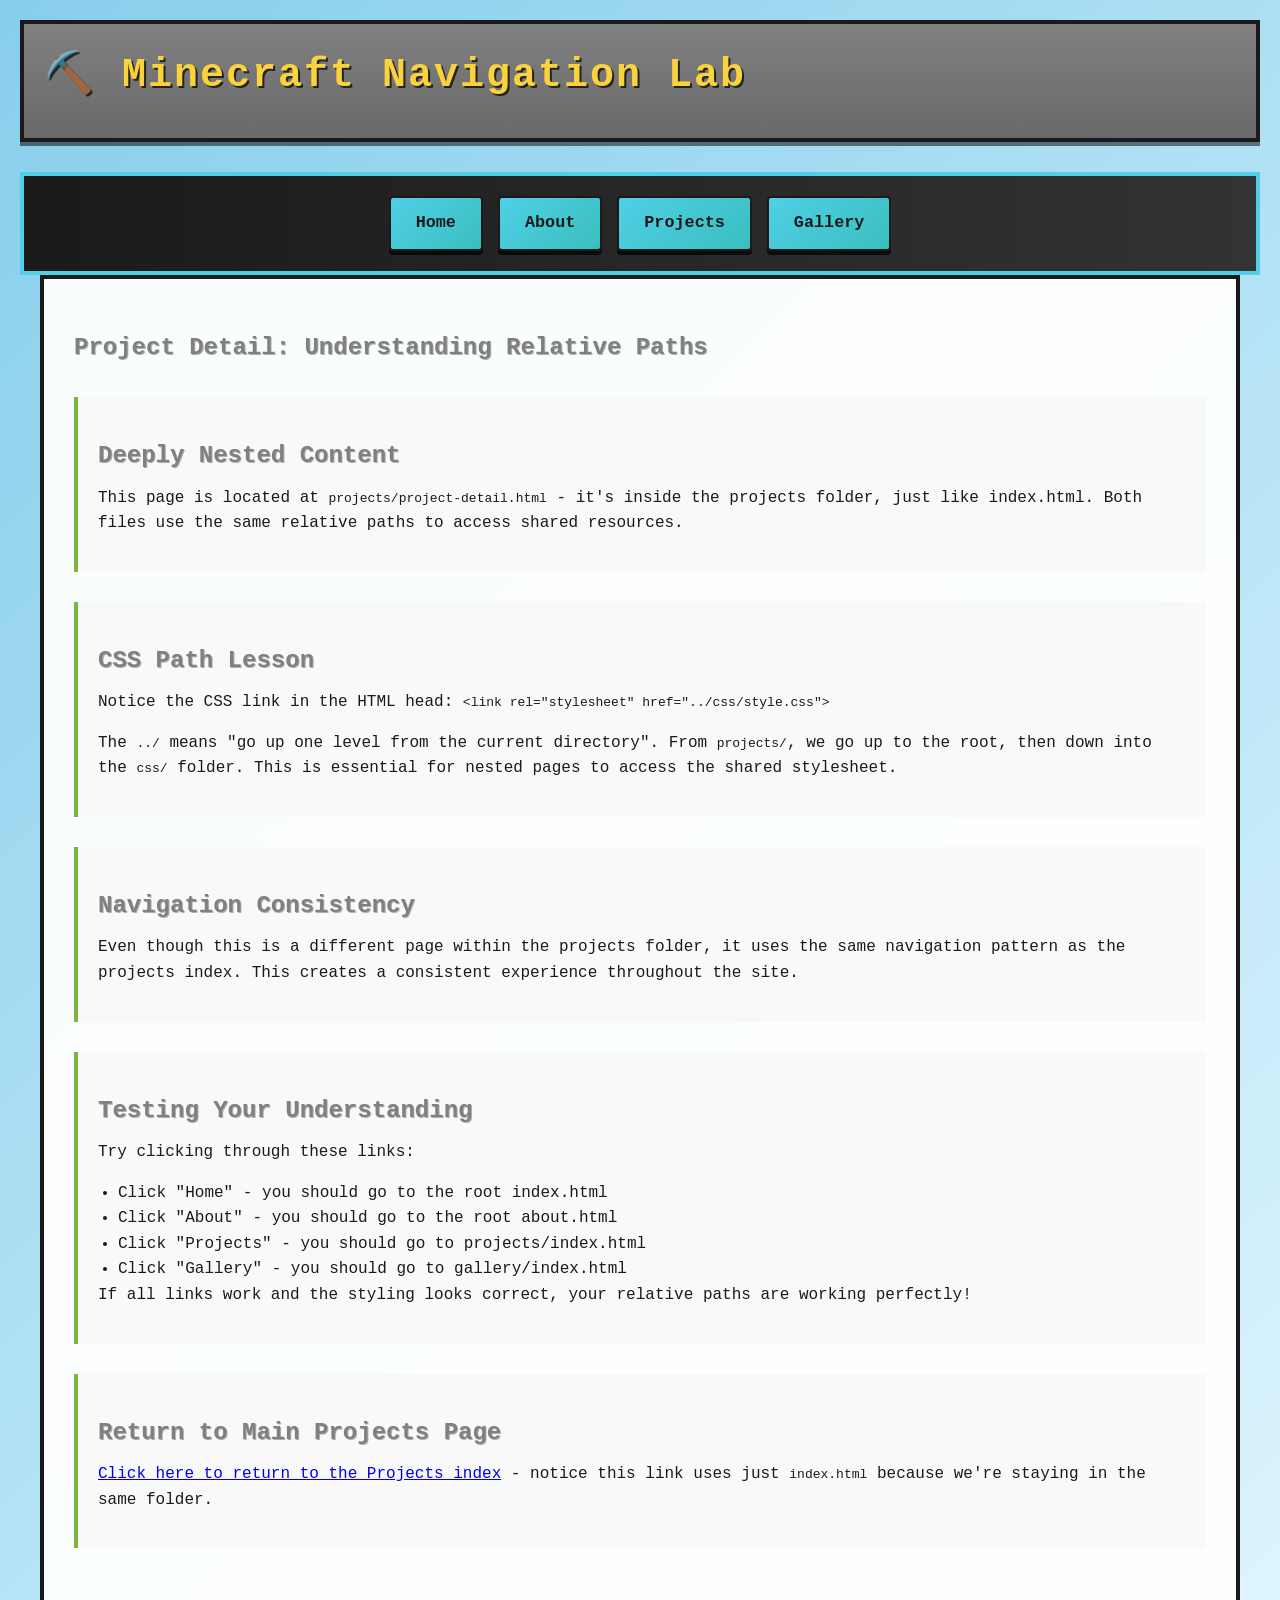
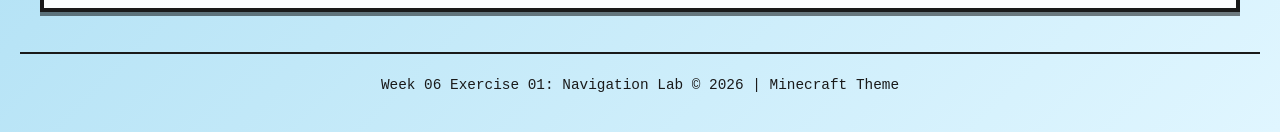
<file: week-06-exercise-01/projects/project-detail.html>
<!DOCTYPE html>
<html lang="en">
<head>
  <meta charset="UTF-8">
  <meta name="viewport" content="width=device-width, initial-scale=1.0">
  <title>Minecraft Navigation Lab - Project Detail</title>
  <link rel="stylesheet" href="../css/style.css">
</head>
<body>
  <header>
    <h1>⛏️ Minecraft Navigation Lab</h1>
  </header>

  <nav class="nav-diamond">
    <a href="../index.html">Home</a>
    <a href="../about.html">About</a>
    <a href="index.html">Projects</a>
    <a href="../gallery/">Gallery</a>
  </nav>

  <main>
    <h2>Project Detail: Understanding Relative Paths</h2>
    
    <section>
      <h2>Deeply Nested Content</h2>
      <p>This page is located at <code>projects/project-detail.html</code> - it's inside the projects folder, just like index.html. Both files use the same relative paths to access shared resources.</p>
    </section>

    <section>
      <h2>CSS Path Lesson</h2>
      <p>Notice the CSS link in the HTML head: <code>&lt;link rel="stylesheet" href="../css/style.css"&gt;</code></p>
      <p>The <code>../</code> means "go up one level from the current directory". From <code>projects/</code>, we go up to the root, then down into the <code>css/</code> folder. This is essential for nested pages to access the shared stylesheet.</p>
    </section>

    <section>
      <h2>Navigation Consistency</h2>
      <p>Even though this is a different page within the projects folder, it uses the same navigation pattern as the projects index. This creates a consistent experience throughout the site.</p>
    </section>

    <section>
      <h2>Testing Your Understanding</h2>
      <p>Try clicking through these links:</p>
      <ul style="margin-left: 20px;">
        <li>Click "Home" - you should go to the root index.html</li>
        <li>Click "About" - you should go to the root about.html</li>
        <li>Click "Projects" - you should go to projects/index.html</li>
        <li>Click "Gallery" - you should go to gallery/index.html</li>
      </ul>
      <p>If all links work and the styling looks correct, your relative paths are working perfectly!</p>
    </section>

    <section>
      <h2>Return to Main Projects Page</h2>
      <p><a href="index.html">Click here to return to the Projects index</a> - notice this link uses just <code>index.html</code> because we're staying in the same folder.</p>
    </section>
  </main>

  <footer>
    <p>Week 06 Exercise 01: Navigation Lab &copy; 2026 | Minecraft Theme</p>
  </footer>
</body>
</html>
</file>
<file: project-01/style.css>
@import url('https://fonts.googleapis.com/css2?family=Press+Start+2P&display=swap');

:root{
  --bg-grass:#7ec45a;
  --dirt:#8b5a2b;
  --stone:#7d7d7d;
  --sky:#9bd07b;
  --accent:#4fc3f7;
  --muted:#1b2430;
  --card:#efe8d8;
  --pixel:#0b0b0b;
  --shadow:rgba(0,0,0,0.18);
}

*{box-sizing:border-box}
html,body{height:100%;scroll-behavior:smooth}
body{margin:0;font-family:'Press Start 2P', monospace, system-ui, -apple-system, 'Segoe UI', Roboto, Arial; background:linear-gradient(180deg,#7ec45a 0%,#7ec45a 48%,#8b5a2b 48%,#8b5a2b 100%);color:var(--pixel);line-height:1.4}
.inner{max-width:1000px;margin:0 auto;padding:28px}

/* Minecraft header */
.site-header{background:linear-gradient(180deg,#8bd25f,#6ea13f);border-bottom:8px solid var(--pixel);box-shadow:6px 6px 0 var(--pixel)}
.site-header .inner{display:flex;align-items:center;justify-content:space-between}
.site-title{font-family:'Press Start 2P', monospace;font-size:16px;margin:0;color:var(--pixel);text-shadow:2px 2px 0 rgba(255,255,255,0.3)}
.site-nav a{color:var(--pixel);text-decoration:none;margin-left:14px;padding:10px 12px;border:4px solid var(--pixel);border-radius:0;background:#f0f0e5;box-shadow:6px 6px 0 rgba(0,0,0,0.16);transition:transform 160ms,box-shadow 160ms,background 160ms}
.site-nav a:hover{transform:translateY(-4px);box-shadow:10px 10px 0 rgba(0,0,0,0.18);background:#fff}
.site-nav .cta{background:var(--dirt);color:#fff;padding:10px 12px;font-weight:700}
.site-nav .cta:hover{transform:translateY(-5px)}

/* Hero / About */
.hero{padding:48px 0;background:linear-gradient(180deg,#d7e8b2,#cfe8a9);border:8px solid var(--pixel);box-shadow:10px 10px 0 var(--pixel);}
.hero h2{margin:0 0 18px;font-size:34px;color:var(--pixel);letter-spacing:0.05em}
.hero p{max-width:60ch;color:#3b4425;font-weight:700}
.lead-actions{margin-top:24px}
.btn{display:inline-block;padding:12px 18px;background:linear-gradient(180deg,var(--grass),#4a8a2e);color:#0b0b0b;border:4px solid var(--pixel);text-decoration:none;margin-right:12px;font-weight:700;box-shadow:8px 8px 0 var(--pixel);transition:transform 180ms ease,box-shadow 180ms,filter 180ms}
.btn:hover{transform:translateY(-6px);box-shadow:12px 12px 0 var(--pixel)}
.btn.ghost{background:#c9b79a;border:4px solid var(--pixel);color:var(--pixel)}
.btn.ghost:hover{transform:translateY(-5px)}

.skills h3,
.projects h3,
.site-footer h4{font-size:18px;margin:0;color:var(--pixel);letter-spacing:0.05em;text-transform:uppercase}

/* Skills */
.skills{margin-top:24px}
.skills .skill-list{display:flex;flex-wrap:wrap;gap:12px;margin-top:18px}
.skill{background:#e7f2df;padding:16px 14px;border:4px solid var(--pixel);color:var(--pixel);min-width:140px;text-align:center;box-shadow:8px 8px 0 rgba(0,0,0,0.12);transition:transform 220ms ease,box-shadow 220ms,background 220ms}
.skill:hover{transform:translateY(-6px);box-shadow:12px 12px 0 rgba(0,0,0,0.18);background:linear-gradient(180deg,#9bd07b,#6fb84a);color:#08120a}

/* Projects grid */
.project-grid{display:flex;gap:18px;margin-top:18px}
.project-card{background:#efe8d8;padding:18px;border:4px solid var(--pixel);flex:1;transition:transform 260ms ease,box-shadow 260ms;box-shadow:8px 8px 0 rgba(0,0,0,0.12);background-image:repeating-linear-gradient(45deg, transparent, transparent 8px, rgba(0,0,0,0.03) 8px, rgba(0,0,0,0.03) 9px)}
.project-card .thumb{height:120px;border:4px solid var(--pixel);background:linear-gradient(180deg,#7ec45a,#8b5a2b);margin-bottom:12px;box-shadow:6px 6px 0 rgba(0,0,0,0.12);background-image:repeating-linear-gradient(0deg, rgba(255,255,255,0.08), rgba(255,255,255,0.08) 6px, transparent 6px, transparent 12px)}
.project-card h4{margin:0 0 8px;color:var(--pixel);font-size:16px}
.project-card p{color:#3b4425;margin:0 0 12px}
.project-card .project-link{display:inline-block;padding:10px 14px;background:var(--pixel);color:#fff;border:4px solid var(--pixel);text-decoration:none;font-weight:700;transition:transform 220ms ease,box-shadow 220ms}
.project-card .project-link:hover{transform:translateY(-4px);box-shadow:6px 6px 0 rgba(0,0,0,0.16)}
.project-card:hover{transform:translateY(-8px);box-shadow:14px 14px 0 rgba(0,0,0,0.18)}

/* Footer */
.site-footer{border-top:8px solid var(--pixel);margin-top:42px;padding:24px 0;background:#d7e8b2;}
.contact-link{color:var(--pixel);text-decoration:none;transition:transform 200ms}
.contact-link:hover{transform:translateY(-3px);color:#0b6623}

/* Responsive */
@media (max-width:820px){
  .site-header .inner{flex-direction:column;align-items:flex-start;gap:12px}
  .project-grid{flex-direction:column}
  .site-nav a{margin-left:10px}
}
</file>
<file: project-02/style.css>
:root {
    --bg: #7a8f4e;
    --panel: #e9e1b8;
    --text: #2c2a24;
    --muted: #4f533f;
    --accent: #556029;
    --accent-soft: #d7ddb2;
    --border: #a49a75;
}

* {
    box-sizing: border-box;
}

body {
    margin: 0;
    font-family: Inter, system-ui, -apple-system, BlinkMacSystemFont, sans-serif;
    color: var(--text);
    background:
        radial-gradient(circle at top left, rgba(255, 255, 255, 0.56), transparent 25%),
        linear-gradient(180deg, #c7d18d 0%, #a2b15a 35%, #6f7d43 100%);
    min-height: 100vh;
}

body::before {
    content: "";
    position: fixed;
    inset: 0;
    background-image:
        linear-gradient(90deg, rgba(255, 255, 255, 0.08) 1px, transparent 1px),
        linear-gradient(180deg, rgba(255, 255, 255, 0.08) 1px, transparent 1px);
    background-size: 36px 36px;
    opacity: 0.18;
    pointer-events: none;
}

.page-shell {
    position: relative;
    width: min(1080px, calc(100% - 2rem));
    margin: 0 auto;
    padding: 2rem 0 3rem;
}

.page-header {
    background: rgba(243, 236, 197, 0.96);
    border: 2px solid rgba(164, 154, 117, 0.8);
    border-radius: 1.25rem;
    padding: 2rem;
    box-shadow: 0 20px 45px rgba(35, 33, 22, 0.16);
}

.eyebrow {
    margin: 0 0 1rem;
    letter-spacing: 0.2rem;
    text-transform: uppercase;
    font-size: 0.82rem;
    color: var(--accent);
}

.page-header h1 {
    margin: 0;
    font-size: clamp(2rem, 3vw, 3.2rem);
    line-height: 1.05;
}

.page-header p {
    margin: 1rem 0 0;
    max-width: 720px;
    color: var(--muted);
    line-height: 1.75;
}

.site-nav {
    display: flex;
    flex-wrap: wrap;
    gap: 0.75rem;
    margin-top: 1.75rem;
}

.site-nav a {
    text-decoration: none;
    color: var(--text);
    padding: 0.85rem 1.15rem;
    border-radius: 0.85rem;
    border: 2px solid transparent;
    background: rgba(255, 255, 255, 0.8);
    transition: all 200ms ease;
}

.site-nav a:hover,
.site-nav a.active {
    color: #fff;
    border-color: var(--accent);
    background: var(--accent);
}

main {
    margin-top: 2rem;
    display: grid;
    gap: 1.5rem;
}

.hero-panel,
.content-panel,
.project-card,
.feature-card {
    background: rgba(255, 255, 255, 0.9);
    border: 2px solid rgba(164, 154, 117, 0.8);
    border-radius: 1.25rem;
    padding: 2rem;
    box-shadow: 0 14px 28px rgba(28, 33, 26, 0.12);
}

.hero-panel {
    display: grid;
    gap: 1.5rem;
    align-items: center;
    grid-template-columns: 1.3fr 0.9fr;
}

.hero-panel h2,
.content-panel h2,
.project-card h2,
.feature-card h3 {
    margin-top: 0;
    color: var(--text);
}

.hero-panel p {
    margin: 0;
    color: var(--muted);
    line-height: 1.8;
}

.hero-actions {
    display: flex;
    flex-wrap: wrap;
    gap: 1rem;
}

.button,
.project-link,
button {
    display: inline-flex;
    align-items: center;
    justify-content: center;
    padding: 0.95rem 1.35rem;
    border-radius: 0.95rem;
    font-weight: 700;
    text-decoration: none;
    border: 2px solid transparent;
    transition: transform 200ms ease, background-color 200ms ease, color 200ms ease, border-color 200ms ease;
}

.button {
    background: var(--accent);
    color: #fff;
}

.button.outline {
    background: rgba(255, 255, 255, 0.92);
    color: var(--accent);
    border-color: rgba(85, 96, 41, 0.14);
}

.button:hover,
.project-link:hover,
button:hover {
    transform: translateY(-2px);
}

.project-link,
button {
    color: var(--accent);
    background: var(--accent-soft);
}

.project-list {
    display: grid;
    gap: 1.25rem;
}

.project-card p,
.feature-card p,
.content-panel p,
.contact-list,
.two-column li {
    color: var(--muted);
    line-height: 1.75;
}

.project-card {
    display: grid;
    gap: 1rem;
}

.contact-list {
    list-style: none;
    padding: 0;
    margin: 1rem 0 0;
    display: grid;
    gap: 0.75rem;
}

.contact-list a {
    color: var(--accent);
    text-decoration: none;
}

.contact-list a:hover {
    text-decoration: underline;
}

.contact-form {
    display: grid;
    gap: 1rem;
}

.contact-form label {
    display: grid;
    gap: 0.55rem;
    color: var(--text);
    font-weight: 600;
}

.contact-form input,
.contact-form textarea {
    width: 100%;
    border: 2px solid rgba(164, 154, 117, 0.45);
    border-radius: 0.95rem;
    padding: 0.95rem 1rem;
    font: inherit;
    color: var(--text);
    background: #fbf5de;
}

.contact-form input:focus,
.contact-form textarea:focus {
    outline: 2px solid rgba(85, 96, 41, 0.28);
    outline-offset: 2px;
}

.contact-form button {
    width: fit-content;
    background: var(--accent);
    color: #fff;
    border: none;
    cursor: pointer;
}

.two-column {
    display: grid;
    gap: 1.25rem;
    grid-template-columns: repeat(2, minmax(0, 1fr));
}

.two-column ul {
    list-style: none;
    padding: 0;
    margin: 0.75rem 0 0;
    display: grid;
    gap: 0.75rem;
}

.two-column li {
    background: #f4ead7;
    border: 2px solid rgba(164, 154, 117, 0.4);
    border-radius: 1rem;
    padding: 1rem;
}

.site-footer {
    text-align: center;
    color: var(--muted);
    font-size: 0.95rem;
}

@media (max-width: 860px) {
    .hero-panel {
        grid-template-columns: 1fr;
    }

    .two-column {
        grid-template-columns: 1fr;
    }
}

@media (max-width: 640px) {
    .page-shell {
        padding: 1.5rem 0 2rem;
    }

    .page-header {
        padding: 1.6rem;
    }

    .site-nav {
        justify-content: center;
    }

    .button,
    .project-link,
    button {
        width: 100%;
    }
}
</file>
<file: week-05-exercise-01/style.css>
@import url('https://fonts.googleapis.com/css2?family=Press+Start+2P&display=swap');

:root{
  --bg:#cfe8a9; /* soft grass sky */
  --panel:#c9b79a; /* dirt panel */
  --text:#111111;
  --grass:#6aa84f;
  --dirt:#8b5a2b;
  --stone:#7d7d7d;
  --lava1:#ff6a00;
  --lava2:#ff2e00;
  --portal:#6ee7f6;
}

*{box-sizing:border-box}
body{font-family:'Press Start 2P', 'Courier New', monospace; background:linear-gradient(180deg,#9bd07b 0%, #d7e8b2 60%); color:var(--text); margin:0; padding:32px}
.page{max-width:900px;margin:0 auto}
header h1{margin:0 0 8px}
.buttons{display:flex;flex-wrap:wrap;gap:16px;align-items:center;padding:24px 0}
.btn{appearance:none;border:0;padding:12px 22px;border-radius:2px;font-weight:700;cursor:pointer;transition:transform 200ms ease,box-shadow 220ms ease,background 300ms ease,color 300ms ease;display:inline-block;letter-spacing:0.6px}

/* Minecraft-style block edges: subtle dark top-left, light bottom-right */
.btn{box-shadow:4px 4px 0 rgba(0,0,0,0.12), -2px -2px 0 rgba(255,255,255,0.06) inset}

/* Button 01 — Grass Button (green top, dirt base) */
.button-01{background:linear-gradient(#6fb84a 0%, #5f9c3f 60%, #8b5a2b 61%);color:#fff;border:2px solid rgba(0,0,0,0.25)}
.button-01:hover{transform:translateY(-4px) scale(1.02);box-shadow:8px 8px 0 rgba(0,0,0,0.18);filter:brightness(1.03)}

/* Button 02 — Stone Button */
.button-02{background:linear-gradient(#bdbdbd,#8f8f8f);color:#222;border:2px solid rgba(0,0,0,0.3)}
.button-02:hover{transform:translateY(2px) scale(0.98);box-shadow:2px 8px 0 rgba(0,0,0,0.22), inset 0 -6px 0 rgba(0,0,0,0.06);filter:grayscale(10%)}

/* Button 03 — Lava Burst */
.button-03{background:linear-gradient(180deg,var(--lava1),var(--lava2));color:#111;border:2px solid rgba(0,0,0,0.25)}
.button-03:hover{transform:scale(1.04);box-shadow:0 12px 0 rgba(255,46,0,0.18), 0 0 18px rgba(255,106,0,0.12);filter:saturate(1.1)}

/* Button 04 — Enchanted Lift (glowy, magical) */
.button-04{background:linear-gradient(180deg,#3b82f6,#6ee7f6);color:white;border:2px solid rgba(0,0,0,0.18)}
.button-04::after{content:'';position:absolute;left:0;right:0;top:0;bottom:0;border-radius:2px;mix-blend-mode:screen;opacity:0;transition:opacity 320ms}
.button-04:hover{transform:translateY(-8px);box-shadow:0 20px 0 rgba(110,231,246,0.12);}
.button-04:hover::after{opacity:1}

/* Button 05 — Nether Fade (dark red -> purple fade) */
.button-05{background:linear-gradient(90deg,#7c2d2d,#3c0f36);color:#ffd9d9;border:2px solid rgba(0,0,0,0.28)}
.button-05:hover{background:linear-gradient(90deg,#b43b3b,#8a3ca8);transform:translateY(-4px);box-shadow:6px 6px 0 rgba(0,0,0,0.2)}

/* Button 06 — Portal Border (glowing cyan border grows) */
.button-06{background:transparent;color:var(--text);border:4px solid rgba(16,24,32,0.08);transition:border-color 260ms ease,border-width 260ms ease,transform 260ms,box-shadow 260ms}
.button-06:hover{border-color:var(--portal);border-width:6px;transform:scale(1.02);box-shadow:0 0 18px rgba(110,231,246,0.12)}

/* Responsive tweaks */
@media (max-width:520px){.buttons{flex-direction:column;gap:12px}.btn{width:100%}}
</file>
<file: week-06-exercise-01/css/style.css>
/* Minecraft Theme Navigation Lab */

:root {
  --minecraft-grass: #7cb342;
  --minecraft-dirt: #8b7355;
  --minecraft-stone: #808080;
  --minecraft-wood: #8b4513;
  --minecraft-gold: #f9d23c;
  --minecraft-diamond: #4fd0e7;
  --minecraft-dark: #1a1a1a;
  --minecraft-light: #ffffff;
}

* {
  margin: 0;
  padding: 0;
  box-sizing: border-box;
}

body {
  font-family: 'Courier New', monospace;
  background: linear-gradient(135deg, #87ceeb 0%, #e0f6ff 100%);
  color: var(--minecraft-dark);
  line-height: 1.6;
  padding: 20px;
}

header {
  background: linear-gradient(180deg, var(--minecraft-stone), #696969);
  padding: 20px;
  border: 4px solid var(--minecraft-dark);
  margin-bottom: 30px;
  box-shadow: 0 4px 0 rgba(0, 0, 0, 0.5);
}

h1 {
  color: var(--minecraft-gold);
  font-size: 2.5em;
  text-shadow: 2px 2px 0 rgba(0, 0, 0, 0.7);
  margin-bottom: 10px;
  letter-spacing: 2px;
}

h2 {
  color: var(--minecraft-stone);
  margin-top: 20px;
  margin-bottom: 10px;
  text-shadow: 1px 1px 0 rgba(0, 0, 0, 0.3);
}

main {
  max-width: 1200px;
  margin: 0 auto;
  background: rgba(255, 255, 255, 0.95);
  padding: 30px;
  border: 4px solid var(--minecraft-dark);
  box-shadow: 0 4px 0 rgba(0, 0, 0, 0.5);
}

p {
  margin-bottom: 15px;
  color: var(--minecraft-dark);
}

/* ==================== NAVIGATION PATTERNS ==================== */

/* Pattern 1: Blocky Horizontal Navigation (Default) */
.nav-blocky {
  display: flex;
  flex-wrap: wrap;
  gap: 10px;
  background: linear-gradient(180deg, var(--minecraft-grass), #7cb342);
  padding: 15px;
  border: 3px solid var(--minecraft-dark);
}

.nav-blocky a {
  display: inline-block;
  padding: 12px 20px;
  background: var(--minecraft-wood);
  color: var(--minecraft-gold);
  text-decoration: none;
  border: 2px solid var(--minecraft-dark);
  font-weight: bold;
  font-size: 1.1em;
  text-shadow: 1px 1px 0 rgba(0, 0, 0, 0.5);
  transition: all 0.2s;
  cursor: pointer;
}

.nav-blocky a:hover {
  background: var(--minecraft-gold);
  color: var(--minecraft-dark);
  transform: translate(0, -3px);
  box-shadow: 0 6px 0 rgba(0, 0, 0, 0.5);
  border-color: var(--minecraft-gold);
}

.nav-blocky a:active {
  transform: translate(0, 0);
  box-shadow: 0 2px 0 rgba(0, 0, 0, 0.5);
}

/* Pattern 2: Stone Step Navigation */
.nav-steps {
  display: flex;
  flex-wrap: wrap;
  gap: 5px;
  background: var(--minecraft-dirt);
  padding: 10px;
  border: 3px solid var(--minecraft-dark);
}

.nav-steps a {
  padding: 10px 15px;
  background: linear-gradient(135deg, var(--minecraft-stone), #696969);
  color: var(--minecraft-gold);
  text-decoration: none;
  border: 3px solid var(--minecraft-dark);
  font-weight: bold;
  transition: all 0.15s;
  box-shadow: inset -2px -2px 0 rgba(0, 0, 0, 0.5);
}

.nav-steps a:hover {
  background: linear-gradient(135deg, var(--minecraft-diamond), #3abebd);
  color: var(--minecraft-dark);
  transform: translate(-2px, -2px);
  box-shadow: inset -2px -2px 0 rgba(0, 0, 0, 0.5), 2px 2px 0 rgba(0, 0, 0, 0.5);
}

.nav-steps a:active {
  box-shadow: inset -2px -2px 0 rgba(0, 0, 0, 0.5), inset 2px 2px 0 rgba(0, 0, 0, 0.3);
}

/* Pattern 3: Diamond Luxury Navigation */
.nav-diamond {
  display: flex;
  flex-wrap: wrap;
  gap: 15px;
  background: linear-gradient(90deg, #1a1a1a, #333333);
  padding: 20px;
  border: 4px solid var(--minecraft-diamond);
  justify-content: center;
}

.nav-diamond a {
  padding: 12px 25px;
  background: linear-gradient(135deg, var(--minecraft-diamond), #3abebd);
  color: var(--minecraft-dark);
  text-decoration: none;
  border: 2px solid var(--minecraft-dark);
  font-weight: bold;
  font-size: 1.05em;
  border-radius: 4px;
  transition: all 0.3s;
  box-shadow: 0 4px 0 rgba(0, 0, 0, 0.7);
}

.nav-diamond a:hover {
  background: linear-gradient(135deg, var(--minecraft-gold), #f7d844);
  color: var(--minecraft-dark);
  transform: translateY(-4px);
  box-shadow: 0 8px 0 rgba(0, 0, 0, 0.7);
}

.nav-diamond a:active {
  transform: translateY(-1px);
  box-shadow: 0 2px 0 rgba(0, 0, 0, 0.7);
}

/* Content Sections */
section {
  margin: 30px 0;
  padding: 20px;
  background: #f9f9f9;
  border-left: 4px solid var(--minecraft-grass);
}

footer {
  margin-top: 40px;
  text-align: center;
  color: var(--minecraft-stone);
  font-size: 0.9em;
  border-top: 2px solid var(--minecraft-dark);
  padding-top: 20px;
}

/* Responsive Design */
@media (max-width: 768px) {
  .nav-blocky,
  .nav-steps,
  .nav-diamond {
    justify-content: center;
  }

  main {
    padding: 20px;
  }

  h1 {
    font-size: 1.8em;
  }
}
</file>
